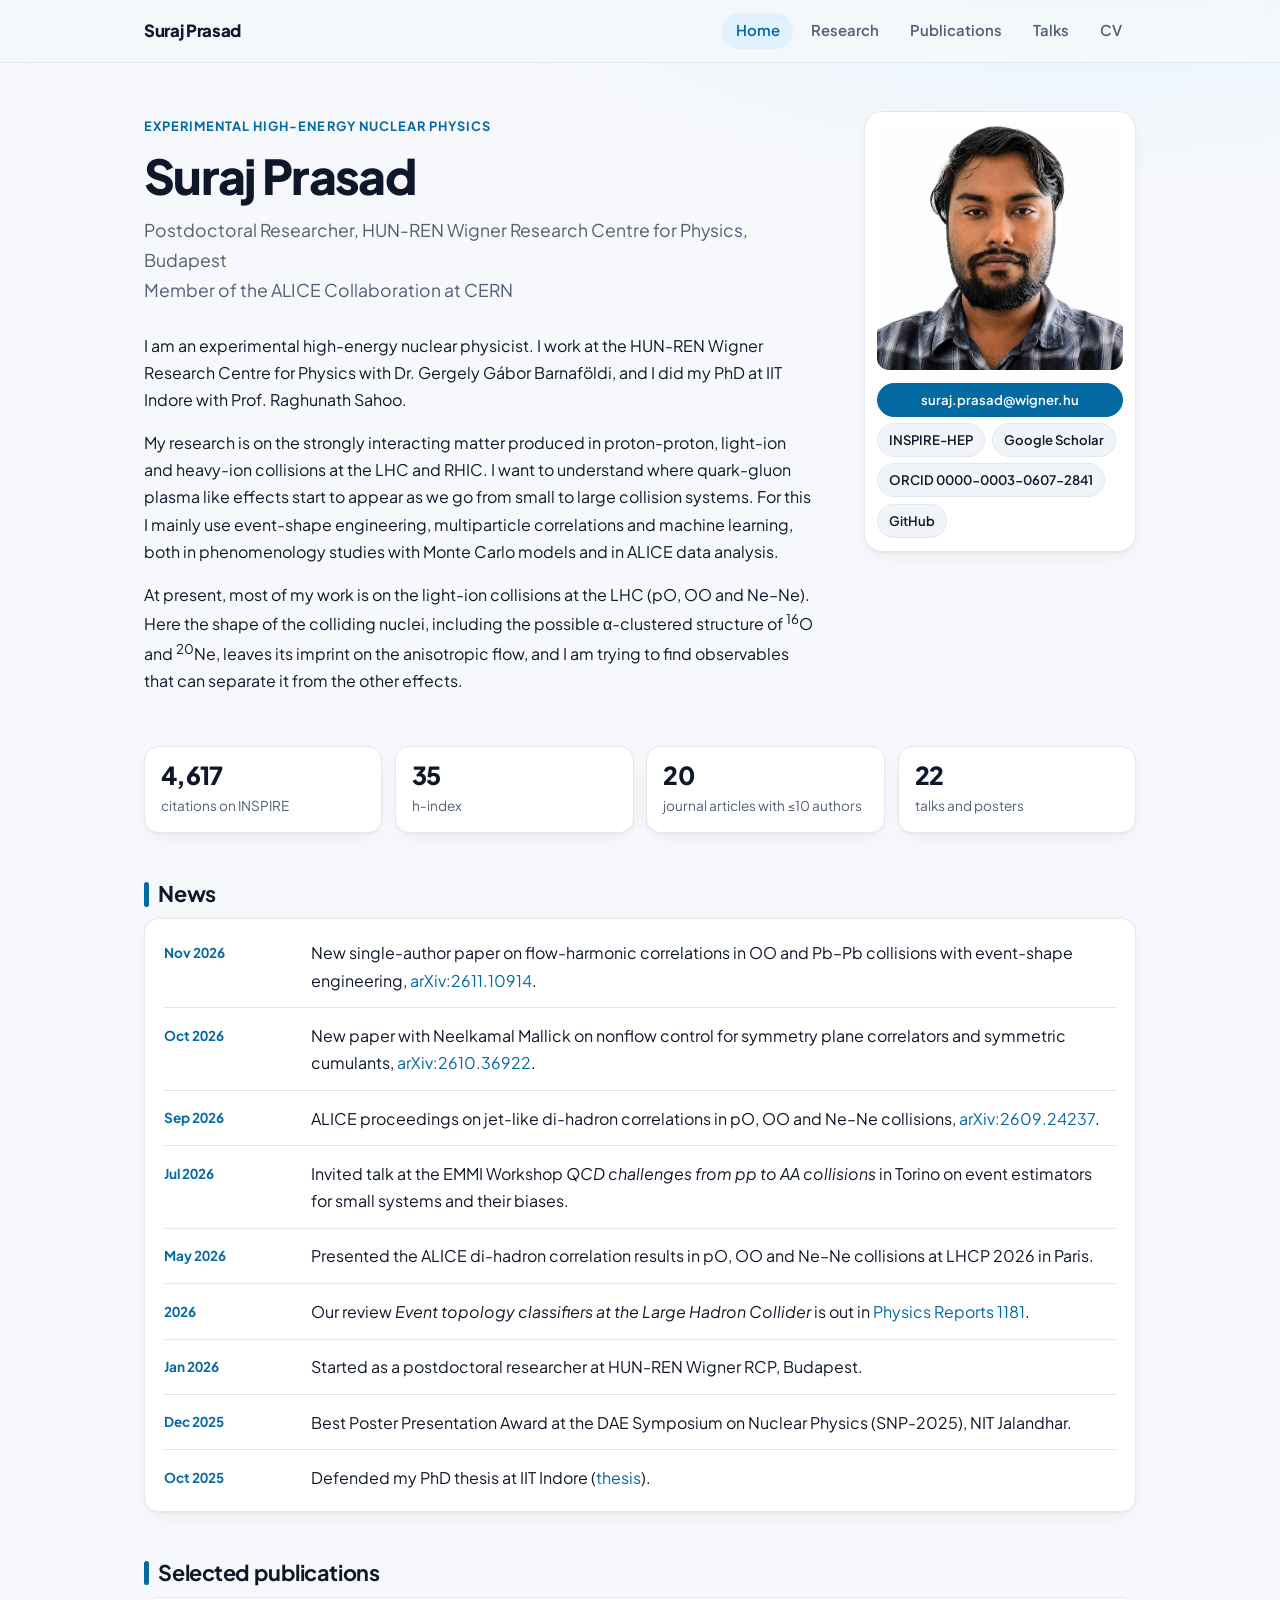
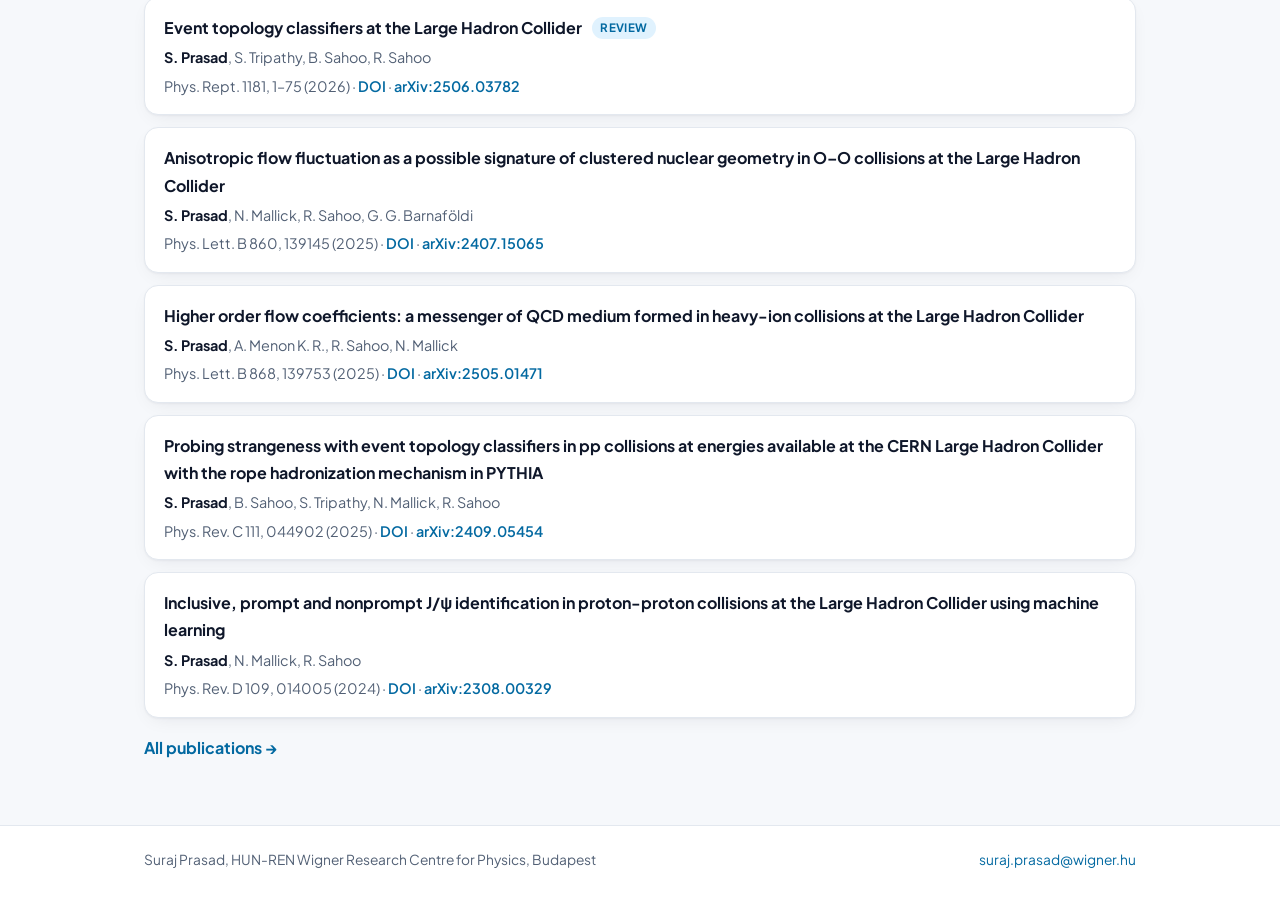
<file: index.html>
<!DOCTYPE html>
<html lang="en">
  <head>
    <meta charset="UTF-8" />
    <meta name="viewport" content="width=device-width, initial-scale=1.0" />
    <title>Suraj Prasad</title>
    <meta name="description" content="Suraj Prasad, postdoctoral researcher at HUN-REN Wigner RCP and member of the ALICE Collaboration at CERN, working on small and large collision systems at the LHC." />
    <link rel="canonical" href="https://sprasadphy.github.io/homewebpage/" />
    <link rel="icon" type="image/svg+xml" href="favicon.svg" />
    <link rel="manifest" href="site.webmanifest" />
    <meta name="theme-color" content="#1f4e79" />
    <meta property="og:type" content="website" />
    <meta property="og:title" content="Suraj Prasad" />
    <meta property="og:description" content="Suraj Prasad, postdoctoral researcher at HUN-REN Wigner RCP and member of the ALICE Collaboration at CERN, working on small and large collision systems at the LHC." />
    <meta property="og:url" content="https://sprasadphy.github.io/homewebpage/" />
    <meta property="og:image" content="https://sprasadphy.github.io/homewebpage/assets/photo.jpeg" />
    <meta name="twitter:card" content="summary" />
    <link rel="preconnect" href="https://fonts.googleapis.com" />
    <link rel="preconnect" href="https://fonts.gstatic.com" crossorigin />
    <link href="https://fonts.googleapis.com/css2?family=Plus+Jakarta+Sans:wght@400;500;600;700;800&amp;display=swap" rel="stylesheet" />
    <link rel="stylesheet" href="style.css?v=3" />
  </head>
  <body>
    <a class="skip-link" href="#main">Skip to content</a>
    <header class="site-header">
      <div class="nav-wrap">
        <a class="site-title" href="index.html">Suraj Prasad</a>
        <button class="nav-toggle" type="button" aria-expanded="false" aria-controls="primary-nav">Menu</button>
        <nav id="primary-nav" aria-label="Main">
          <ul class="nav-list">
            <li><a href="index.html" aria-current="page">Home</a></li>
            <li><a href="research.html">Research</a></li>
            <li><a href="publications.html">Publications</a></li>
            <li><a href="talks.html">Talks</a></li>
            <li><a href="cv.html">CV</a></li>
          </ul>
        </nav>
      </div>
    </header>

    <main id="main">
      <section class="intro">
        <div>
          <span class="eyebrow">Experimental high-energy nuclear physics</span>
          <h1>Suraj Prasad</h1>
          <p class="role">Postdoctoral Researcher, HUN-REN Wigner Research Centre for Physics, Budapest<br />Member of the ALICE Collaboration at CERN</p>
          <div class="prose">
            <p>
              I am an experimental high-energy nuclear physicist. I work at the HUN-REN Wigner Research Centre for Physics
              with Dr. Gergely Gábor Barnaföldi, and I did my PhD at IIT Indore with Prof. Raghunath Sahoo.
            </p>
            <p>
              My research is on the strongly interacting matter produced in proton-proton, light-ion and heavy-ion collisions
              at the LHC and RHIC. I want to understand where quark-gluon plasma like effects start to appear as we go from small
              to large collision systems. For this I mainly use event-shape engineering, multiparticle correlations and machine
              learning, both in phenomenology studies with Monte Carlo models and in ALICE data analysis.
            </p>
            <p>
              At present, most of my work is on the light-ion collisions at the LHC (pO, OO and Ne–Ne). Here the shape of the
              colliding nuclei, including the possible α-clustered structure of <sup>16</sup>O and <sup>20</sup>Ne, leaves its
              imprint on the anisotropic flow, and I am trying to find observables that can separate it from the other effects.
            </p>
          </div>
        </div>
        <aside class="intro-photo">
          <img src="assets/photo.jpeg" alt="Suraj Prasad" width="208" height="208" />
          <ul class="profile-links">
            <li><a href="mailto:suraj.prasad@wigner.hu">suraj.prasad@wigner.hu</a></li>
            <li><a href="https://inspirehep.net/authors/1945401">INSPIRE-HEP</a></li>
            <li><a href="https://scholar.google.com/citations?user=O55tlKYAAAAJ">Google Scholar</a></li>
            <li><a href="https://orcid.org/0000-0003-0607-2841">ORCID 0000-0003-0607-2841</a></li>
            <li><a href="https://github.com/sprasadphy">GitHub</a></li>
          </ul>
        </aside>
      </section>

      <ul class="stats" aria-label="Summary">
        <li><strong>4,617</strong><span>citations on INSPIRE</span></li>
        <li><strong>35</strong><span>h-index</span></li>
        <li><strong>20</strong><span>journal articles with &le;10 authors</span></li>
        <li><strong>22</strong><span>talks and posters</span></li>
      </ul>

      <h2>News</h2>
      <ul class="dated">
        <li><span class="when">Nov 2026</span><div class="what">New single-author paper on flow-harmonic correlations in OO and Pb–Pb collisions with event-shape engineering, <a href="https://arxiv.org/abs/2611.10914">arXiv:2611.10914</a>.</div></li>
        <li><span class="when">Oct 2026</span><div class="what">New paper with Neelkamal Mallick on nonflow control for symmetry plane correlators and symmetric cumulants, <a href="https://arxiv.org/abs/2610.36922">arXiv:2610.36922</a>.</div></li>
        <li><span class="when">Sep 2026</span><div class="what">ALICE proceedings on jet-like di-hadron correlations in pO, OO and Ne–Ne collisions, <a href="https://arxiv.org/abs/2609.24237">arXiv:2609.24237</a>.</div></li>
        <li><span class="when">Jul 2026</span><div class="what">Invited talk at the EMMI Workshop <em>QCD challenges from pp to AA collisions</em> in Torino on event estimators for small systems and their biases.</div></li>
        <li><span class="when">May 2026</span><div class="what">Presented the ALICE di-hadron correlation results in pO, OO and Ne–Ne collisions at LHCP 2026 in Paris.</div></li>
        <li><span class="when">2026</span><div class="what">Our review <em>Event topology classifiers at the Large Hadron Collider</em> is out in <a href="https://doi.org/10.1016/j.physrep.2026.04.001">Physics Reports 1181</a>.</div></li>
        <li><span class="when">Jan 2026</span><div class="what">Started as a postdoctoral researcher at HUN-REN Wigner RCP, Budapest.</div></li>
        <li><span class="when">Dec 2025</span><div class="what">Best Poster Presentation Award at the DAE Symposium on Nuclear Physics (SNP-2025), NIT Jalandhar.</div></li>
        <li><span class="when">Oct 2025</span><div class="what">Defended my PhD thesis at IIT Indore (<a href="https://doi.org/10.17181/9v1cx-sq289">thesis</a>).</div></li>
      </ul>

      <h2>Selected publications</h2>
      <ol class="pubs">
        <li><span class="pub-title">Event topology classifiers at the Large Hadron Collider</span> <span class="tag">Review</span>
          <span class="pub-authors"><strong>S. Prasad</strong>, S. Tripathy, B. Sahoo, R. Sahoo</span>
          <span class="pub-venue">Phys. Rept. 1181, 1–75 (2026) · <a href="https://doi.org/10.1016/j.physrep.2026.04.001">DOI</a> · <a href="https://arxiv.org/abs/2506.03782">arXiv:2506.03782</a></span></li>
        <li><span class="pub-title">Anisotropic flow fluctuation as a possible signature of clustered nuclear geometry in O–O collisions at the Large Hadron Collider</span>
          <span class="pub-authors"><strong>S. Prasad</strong>, N. Mallick, R. Sahoo, G. G. Barnaföldi</span>
          <span class="pub-venue">Phys. Lett. B 860, 139145 (2025) · <a href="https://doi.org/10.1016/j.physletb.2024.139145">DOI</a> · <a href="https://arxiv.org/abs/2407.15065">arXiv:2407.15065</a></span></li>
        <li><span class="pub-title">Higher order flow coefficients: a messenger of QCD medium formed in heavy-ion collisions at the Large Hadron Collider</span>
          <span class="pub-authors"><strong>S. Prasad</strong>, A. Menon K. R., R. Sahoo, N. Mallick</span>
          <span class="pub-venue">Phys. Lett. B 868, 139753 (2025) · <a href="https://doi.org/10.1016/j.physletb.2025.139753">DOI</a> · <a href="https://arxiv.org/abs/2505.01471">arXiv:2505.01471</a></span></li>
        <li><span class="pub-title">Probing strangeness with event topology classifiers in pp collisions at energies available at the CERN Large Hadron Collider with the rope hadronization mechanism in PYTHIA</span>
          <span class="pub-authors"><strong>S. Prasad</strong>, B. Sahoo, S. Tripathy, N. Mallick, R. Sahoo</span>
          <span class="pub-venue">Phys. Rev. C 111, 044902 (2025) · <a href="https://doi.org/10.1103/PhysRevC.111.044902">DOI</a> · <a href="https://arxiv.org/abs/2409.05454">arXiv:2409.05454</a></span></li>
        <li><span class="pub-title">Inclusive, prompt and nonprompt J/ψ identification in proton-proton collisions at the Large Hadron Collider using machine learning</span>
          <span class="pub-authors"><strong>S. Prasad</strong>, N. Mallick, R. Sahoo</span>
          <span class="pub-venue">Phys. Rev. D 109, 014005 (2024) · <a href="https://doi.org/10.1103/PhysRevD.109.014005">DOI</a> · <a href="https://arxiv.org/abs/2308.00329">arXiv:2308.00329</a></span></li>
      </ol>
      <a class="more-link" href="publications.html">All publications &rarr;</a>
    </main>

    <footer class="site-footer">
      <div class="inner">
        <p>Suraj Prasad, HUN-REN Wigner Research Centre for Physics, Budapest</p>
        <p><a href="mailto:suraj.prasad@wigner.hu">suraj.prasad@wigner.hu</a></p>
      </div>
    </footer>

    <script src="scripts/nav.js?v=3"></script>
  </body>
</html>
</file>
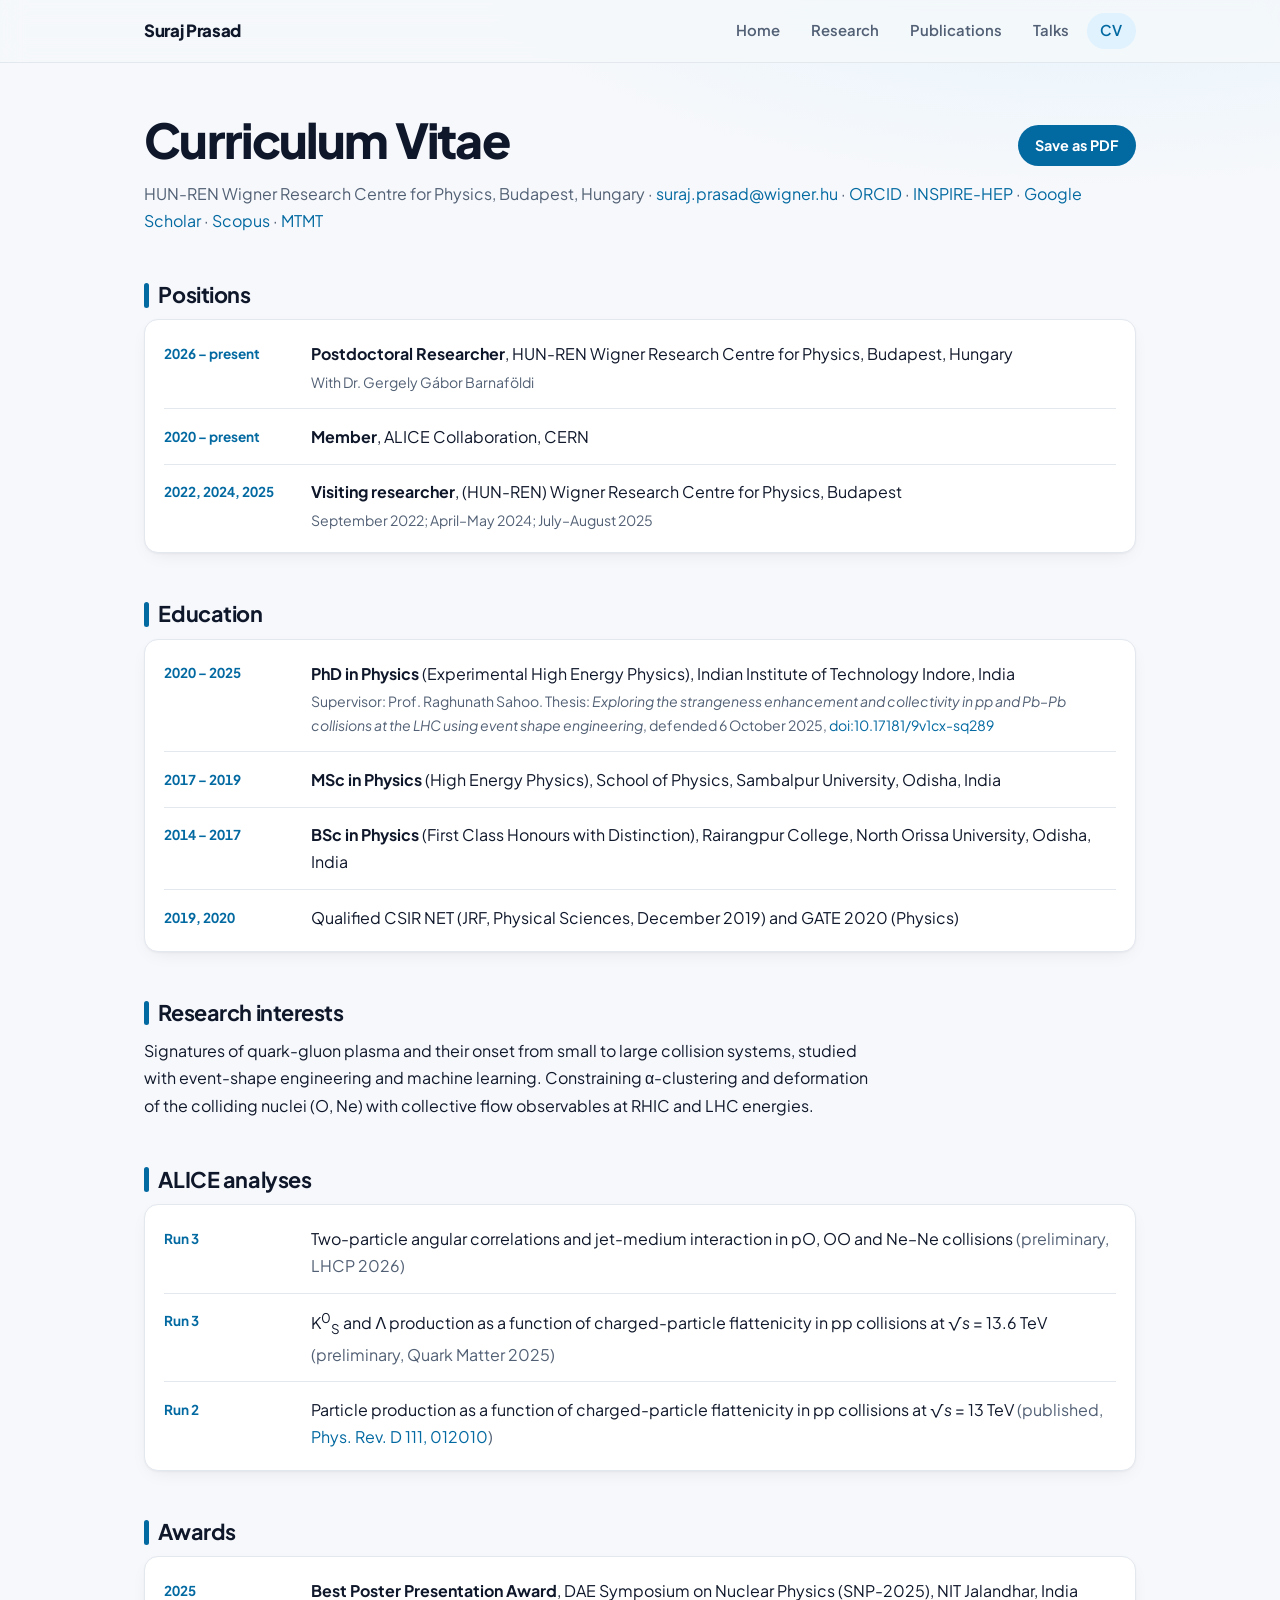
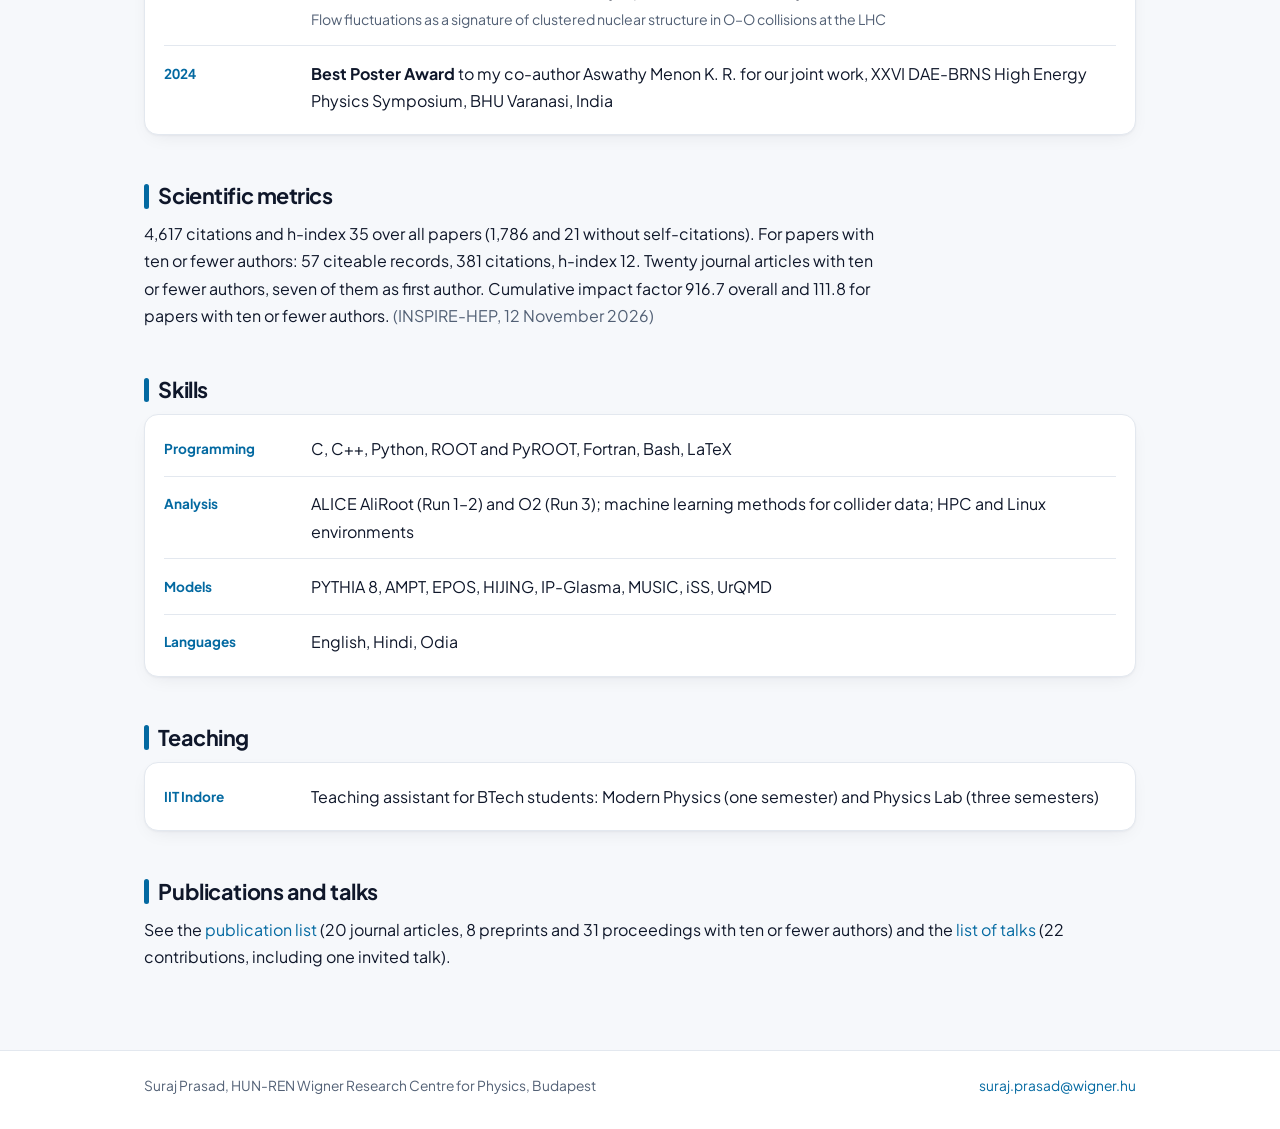
<file: cv.html>
<!DOCTYPE html>
<html lang="en">
  <head>
    <meta charset="UTF-8" />
    <meta name="viewport" content="width=device-width, initial-scale=1.0" />
    <title>CV | Suraj Prasad</title>
    <meta name="description" content="Curriculum vitae of Suraj Prasad." />
    <link rel="canonical" href="https://sprasadphy.github.io/homewebpage/cv.html" />
    <link rel="icon" type="image/svg+xml" href="favicon.svg" />
    <link rel="manifest" href="site.webmanifest" />
    <meta name="theme-color" content="#1f4e79" />
    <meta property="og:type" content="website" />
    <meta property="og:title" content="CV | Suraj Prasad" />
    <meta property="og:description" content="Curriculum vitae of Suraj Prasad." />
    <meta property="og:url" content="https://sprasadphy.github.io/homewebpage/cv.html" />
    <meta property="og:image" content="https://sprasadphy.github.io/homewebpage/assets/photo.jpeg" />
    <meta name="twitter:card" content="summary" />
    <link rel="preconnect" href="https://fonts.googleapis.com" />
    <link rel="preconnect" href="https://fonts.gstatic.com" crossorigin />
    <link href="https://fonts.googleapis.com/css2?family=Plus+Jakarta+Sans:wght@400;500;600;700;800&amp;display=swap" rel="stylesheet" />
    <link rel="stylesheet" href="style.css?v=3" />
  </head>
  <body>
    <a class="skip-link" href="#main">Skip to content</a>
    <header class="site-header">
      <div class="nav-wrap">
        <a class="site-title" href="index.html">Suraj Prasad</a>
        <button class="nav-toggle" type="button" aria-expanded="false" aria-controls="primary-nav">Menu</button>
        <nav id="primary-nav" aria-label="Main">
          <ul class="nav-list">
            <li><a href="index.html">Home</a></li>
            <li><a href="research.html">Research</a></li>
            <li><a href="publications.html">Publications</a></li>
            <li><a href="talks.html">Talks</a></li>
            <li><a href="cv.html" aria-current="page">CV</a></li>
          </ul>
        </nav>
      </div>
    </header>

    <main id="main">
      <div class="cv-head">
        <h1>Curriculum Vitae</h1>
        <button class="print-btn" type="button" onclick="window.print()">Save as PDF</button>
      </div>
      <p class="muted">
        HUN-REN Wigner Research Centre for Physics, Budapest, Hungary ·
        <a href="mailto:suraj.prasad@wigner.hu">suraj.prasad@wigner.hu</a> ·
        <a href="https://orcid.org/0000-0003-0607-2841">ORCID</a> ·
        <a href="https://inspirehep.net/authors/1945401">INSPIRE-HEP</a> ·
        <a href="https://scholar.google.com/citations?user=O55tlKYAAAAJ">Google Scholar</a> ·
        <a href="https://www.scopus.com/authid/detail.uri?authorId=57311004000">Scopus</a> ·
        <a href="https://m2.mtmt.hu/gui2/?type=authors&amp;mode=browse&amp;sel=authors10106003">MTMT</a>
      </p>

      <h2>Positions</h2>
      <ul class="dated">
        <li><span class="when">2026 – present</span><div class="what"><strong>Postdoctoral Researcher</strong>, HUN-REN Wigner Research Centre for Physics, Budapest, Hungary<p class="muted small">With Dr. Gergely Gábor Barnaföldi</p></div></li>
        <li><span class="when">2020 – present</span><div class="what"><strong>Member</strong>, ALICE Collaboration, CERN</div></li>
        <li><span class="when">2022, 2024, 2025</span><div class="what"><strong>Visiting researcher</strong>, (HUN-REN) Wigner Research Centre for Physics, Budapest<p class="muted small">September 2022; April–May 2024; July–August 2025</p></div></li>
      </ul>

      <h2>Education</h2>
      <ul class="dated">
        <li><span class="when">2020 – 2025</span><div class="what"><strong>PhD in Physics</strong> (Experimental High Energy Physics), Indian Institute of Technology Indore, India<p class="muted small">Supervisor: Prof. Raghunath Sahoo. Thesis: <em>Exploring the strangeness enhancement and collectivity in pp and Pb–Pb collisions at the LHC using event shape engineering</em>, defended 6 October 2025, <a href="https://doi.org/10.17181/9v1cx-sq289">doi:10.17181/9v1cx-sq289</a></p></div></li>
        <li><span class="when">2017 – 2019</span><div class="what"><strong>MSc in Physics</strong> (High Energy Physics), School of Physics, Sambalpur University, Odisha, India</div></li>
        <li><span class="when">2014 – 2017</span><div class="what"><strong>BSc in Physics</strong> (First Class Honours with Distinction), Rairangpur College, North Orissa University, Odisha, India</div></li>
        <li><span class="when">2019, 2020</span><div class="what">Qualified CSIR NET (JRF, Physical Sciences, December 2019) and GATE 2020 (Physics)</div></li>
      </ul>

      <h2>Research interests</h2>
      <div class="prose">
        <p>
          Signatures of quark-gluon plasma and their onset from small to large collision systems, studied with event-shape
          engineering and machine learning. Constraining α-clustering and deformation of the colliding nuclei (O, Ne) with
          collective flow observables at RHIC and LHC energies.
        </p>
      </div>

      <h2>ALICE analyses</h2>
      <ul class="dated">
        <li><span class="when">Run 3</span><div class="what">Two-particle angular correlations and jet-medium interaction in pO, OO and Ne–Ne collisions <span class="muted">(preliminary, LHCP 2026)</span></div></li>
        <li><span class="when">Run 3</span><div class="what">K<sup>0</sup><sub>S</sub> and Λ production as a function of charged-particle flattenicity in pp collisions at √<i>s</i> = 13.6 TeV <span class="muted">(preliminary, Quark Matter 2025)</span></div></li>
        <li><span class="when">Run 2</span><div class="what">Particle production as a function of charged-particle flattenicity in pp collisions at √<i>s</i> = 13 TeV <span class="muted">(published, <a href="https://doi.org/10.1103/PhysRevD.111.012010">Phys. Rev. D 111, 012010</a>)</span></div></li>
      </ul>

      <h2>Awards</h2>
      <ul class="dated">
        <li><span class="when">2025</span><div class="what"><strong>Best Poster Presentation Award</strong>, DAE Symposium on Nuclear Physics (SNP-2025), NIT Jalandhar, India<p class="muted small">Flow fluctuations as a signature of clustered nuclear structure in O–O collisions at the LHC</p></div></li>
        <li><span class="when">2024</span><div class="what"><strong>Best Poster Award</strong> to my co-author Aswathy Menon K. R. for our joint work, XXVI DAE-BRNS High Energy Physics Symposium, BHU Varanasi, India</div></li>
      </ul>

      <h2>Scientific metrics</h2>
      <div class="prose">
        <p>
          4,617 citations and h-index 35 over all papers (1,786 and 21 without self-citations). For papers with ten or fewer
          authors: 57 citeable records, 381 citations, h-index 12. Twenty journal articles with ten or fewer authors, seven of
          them as first author. Cumulative impact factor 916.7 overall and 111.8 for papers with ten or fewer authors.
          <span class="muted">(INSPIRE-HEP, 12 November 2026)</span>
        </p>
      </div>

      <h2>Skills</h2>
      <ul class="dated">
        <li><span class="when">Programming</span><div class="what">C, C++, Python, ROOT and PyROOT, Fortran, Bash, LaTeX</div></li>
        <li><span class="when">Analysis</span><div class="what">ALICE AliRoot (Run 1–2) and O2 (Run 3); machine learning methods for collider data; HPC and Linux environments</div></li>
        <li><span class="when">Models</span><div class="what">PYTHIA 8, AMPT, EPOS, HIJING, IP-Glasma, MUSIC, iSS, UrQMD</div></li>
        <li><span class="when">Languages</span><div class="what">English, Hindi, Odia</div></li>
      </ul>

      <h2>Teaching</h2>
      <ul class="dated">
        <li><span class="when">IIT Indore</span><div class="what">Teaching assistant for BTech students: Modern Physics (one semester) and Physics Lab (three semesters)</div></li>
      </ul>

      <h2>Publications and talks</h2>
      <p>
        See the <a href="publications.html">publication list</a> (20 journal articles, 8 preprints and 31 proceedings with ten or
        fewer authors) and the <a href="talks.html">list of talks</a> (22 contributions, including one invited talk).
      </p>
    </main>

    <footer class="site-footer">
      <div class="inner">
        <p>Suraj Prasad, HUN-REN Wigner Research Centre for Physics, Budapest</p>
        <p><a href="mailto:suraj.prasad@wigner.hu">suraj.prasad@wigner.hu</a></p>
      </div>
    </footer>

    <script src="scripts/nav.js?v=3"></script>
  </body>
</html>
</file>
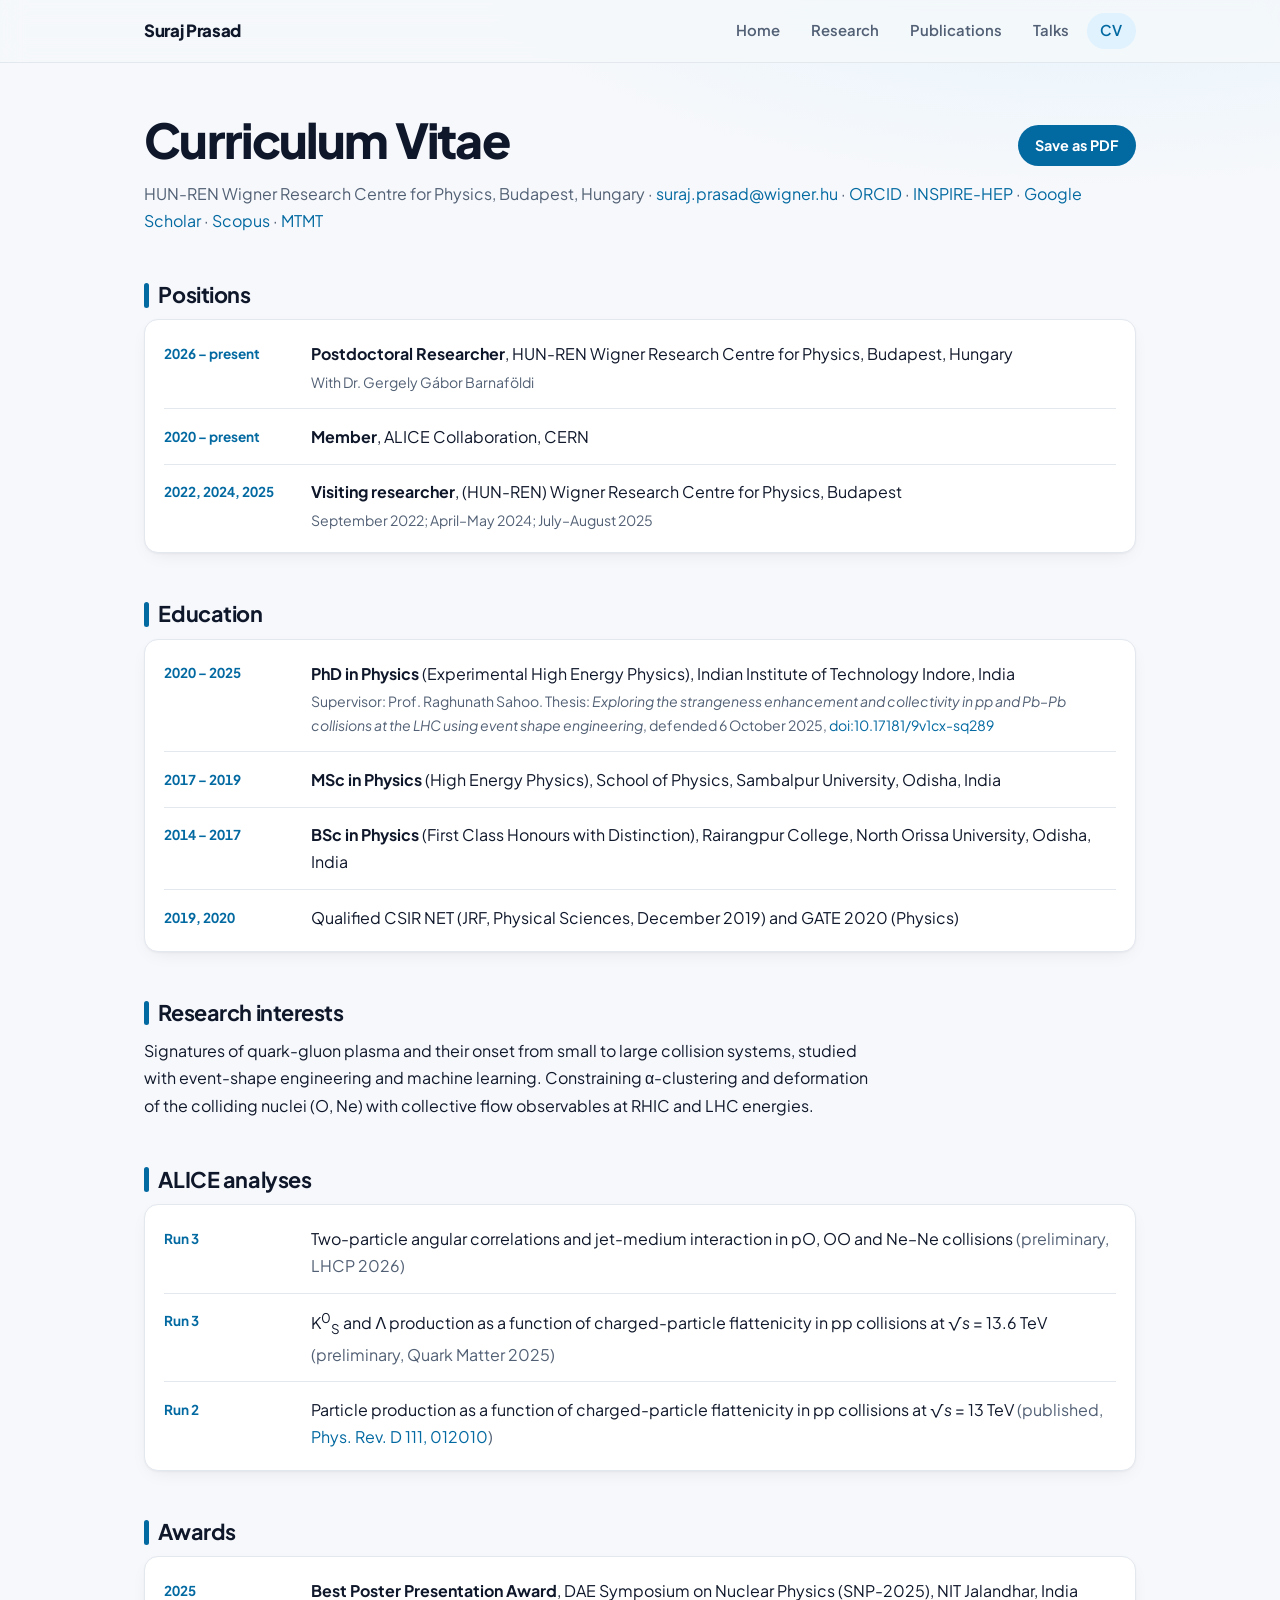
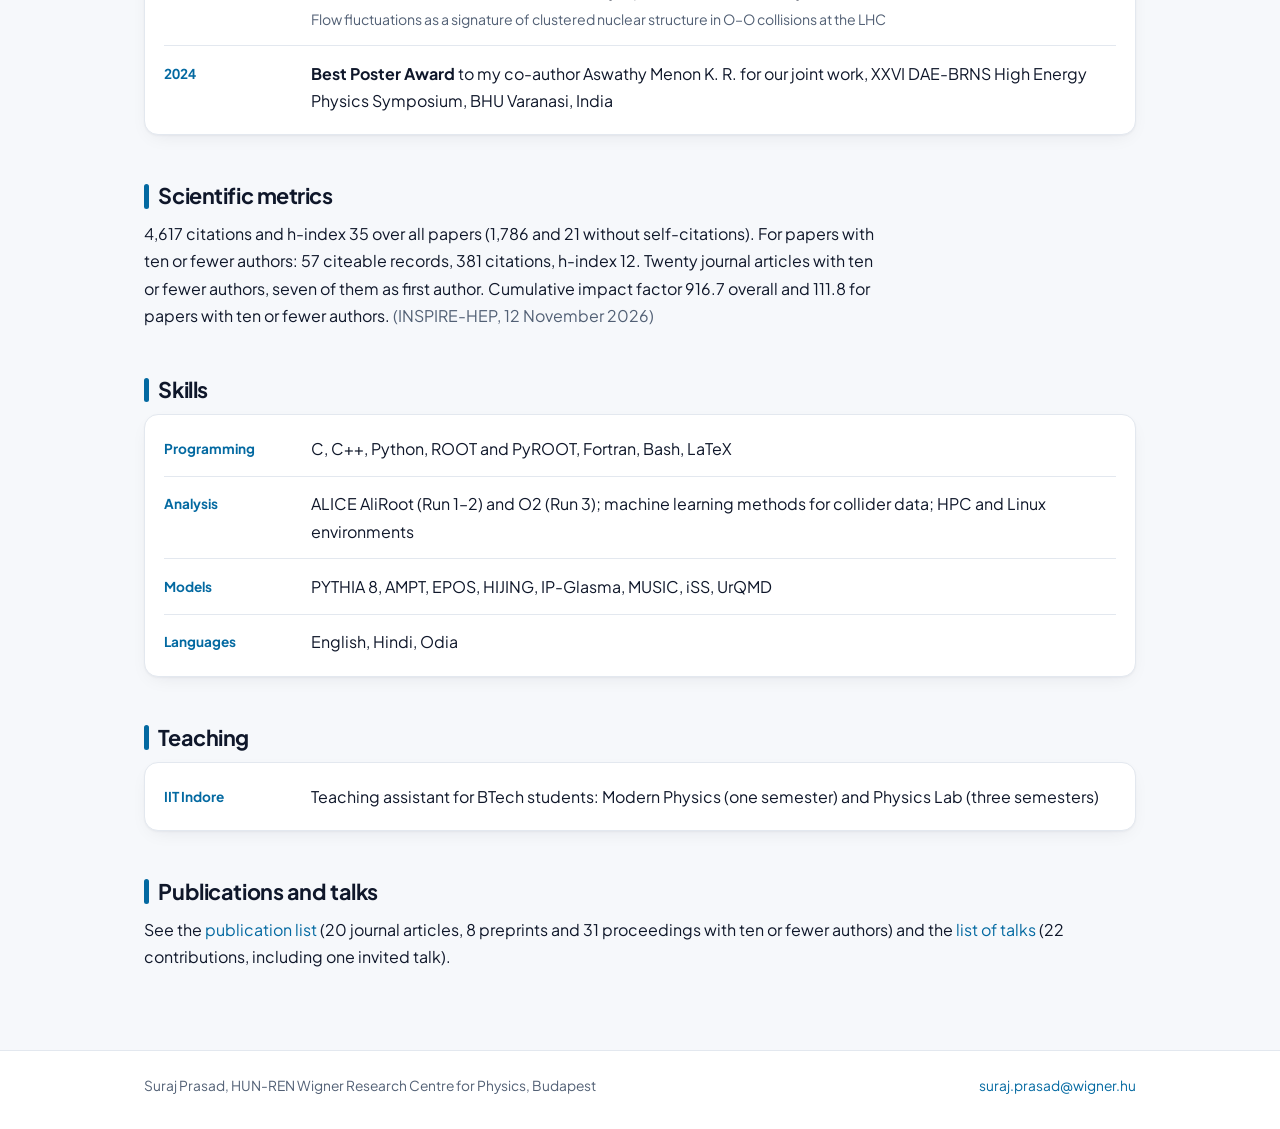
<file: experience.html>
<!DOCTYPE html>
<html lang="en">
  <head>
    <meta charset="UTF-8" />
    <title>Suraj Prasad</title>
    <meta http-equiv="refresh" content="0; url=cv.html" />
    <link rel="canonical" href="https://sprasadphy.github.io/homewebpage/cv.html" />
  </head>
  <body>
    <p>This page has moved to <a href="cv.html">cv.html</a>.</p>
  </body>
</html>
</file>
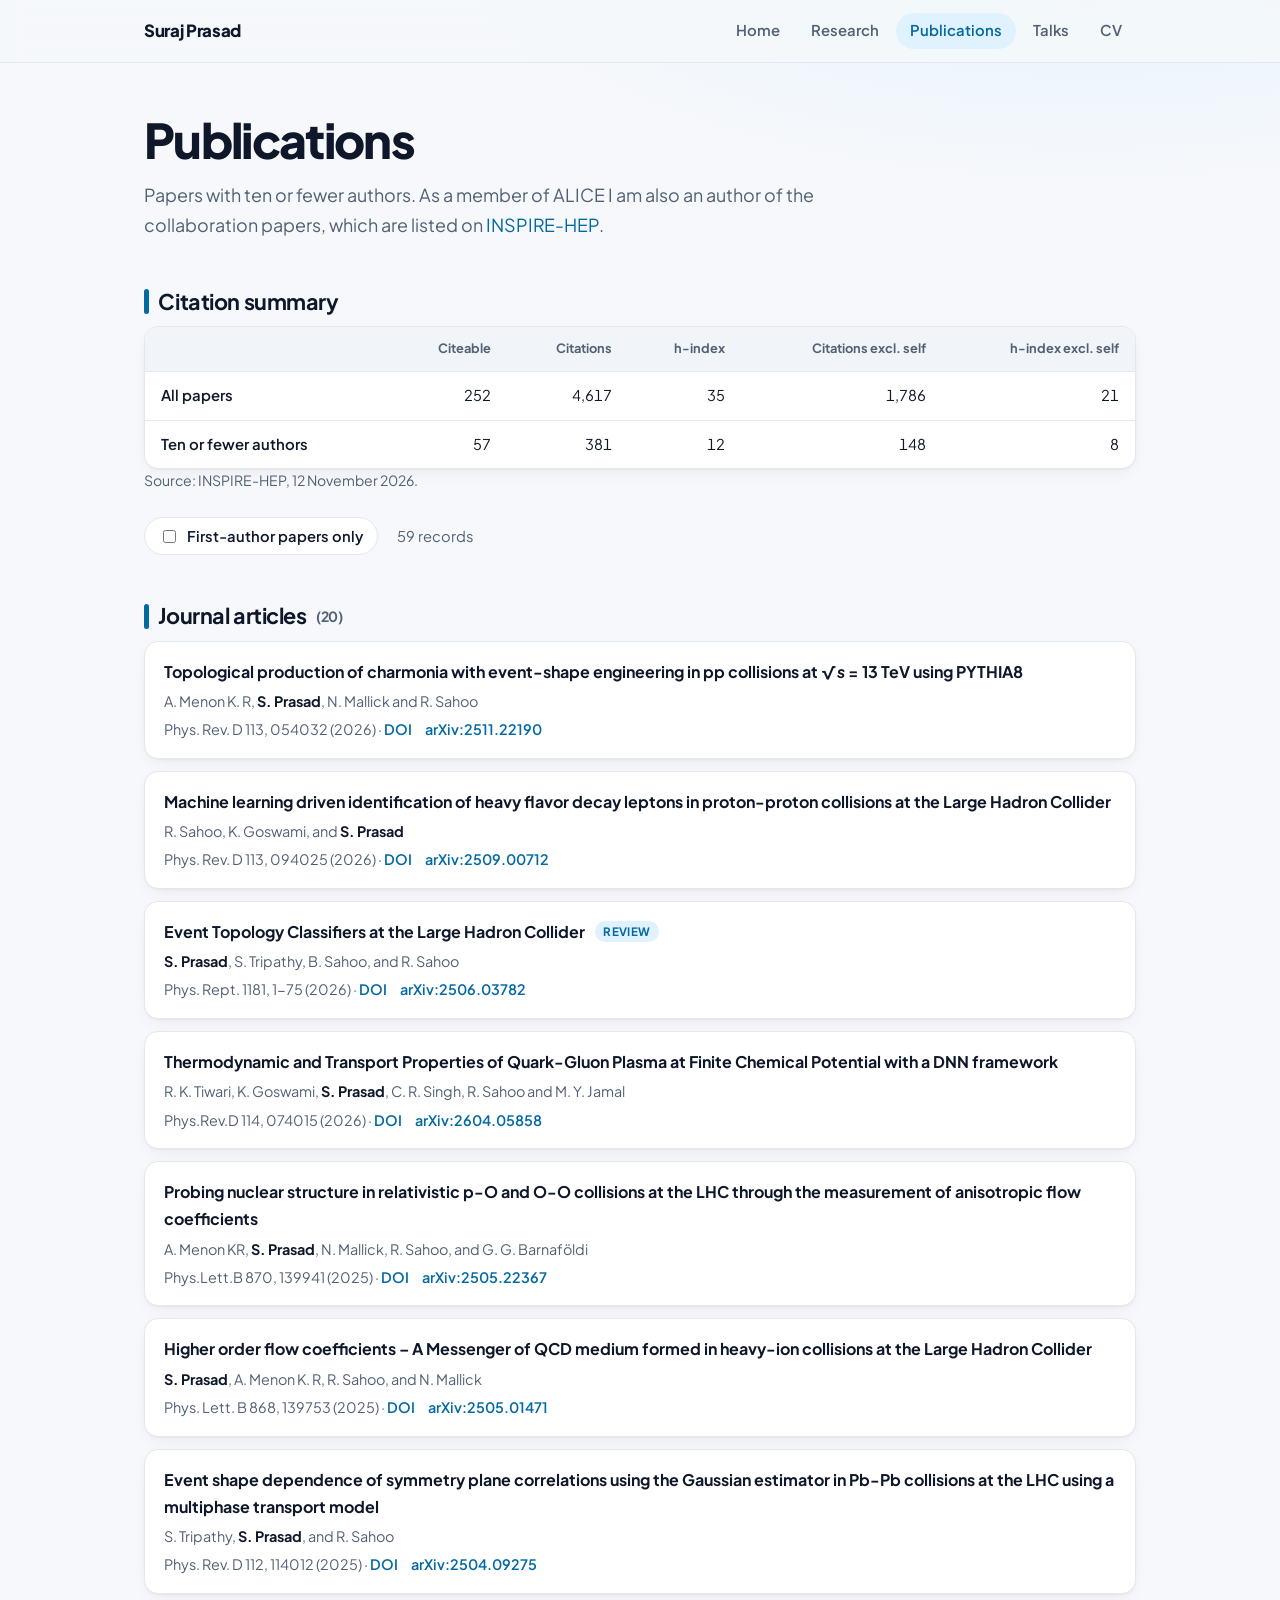
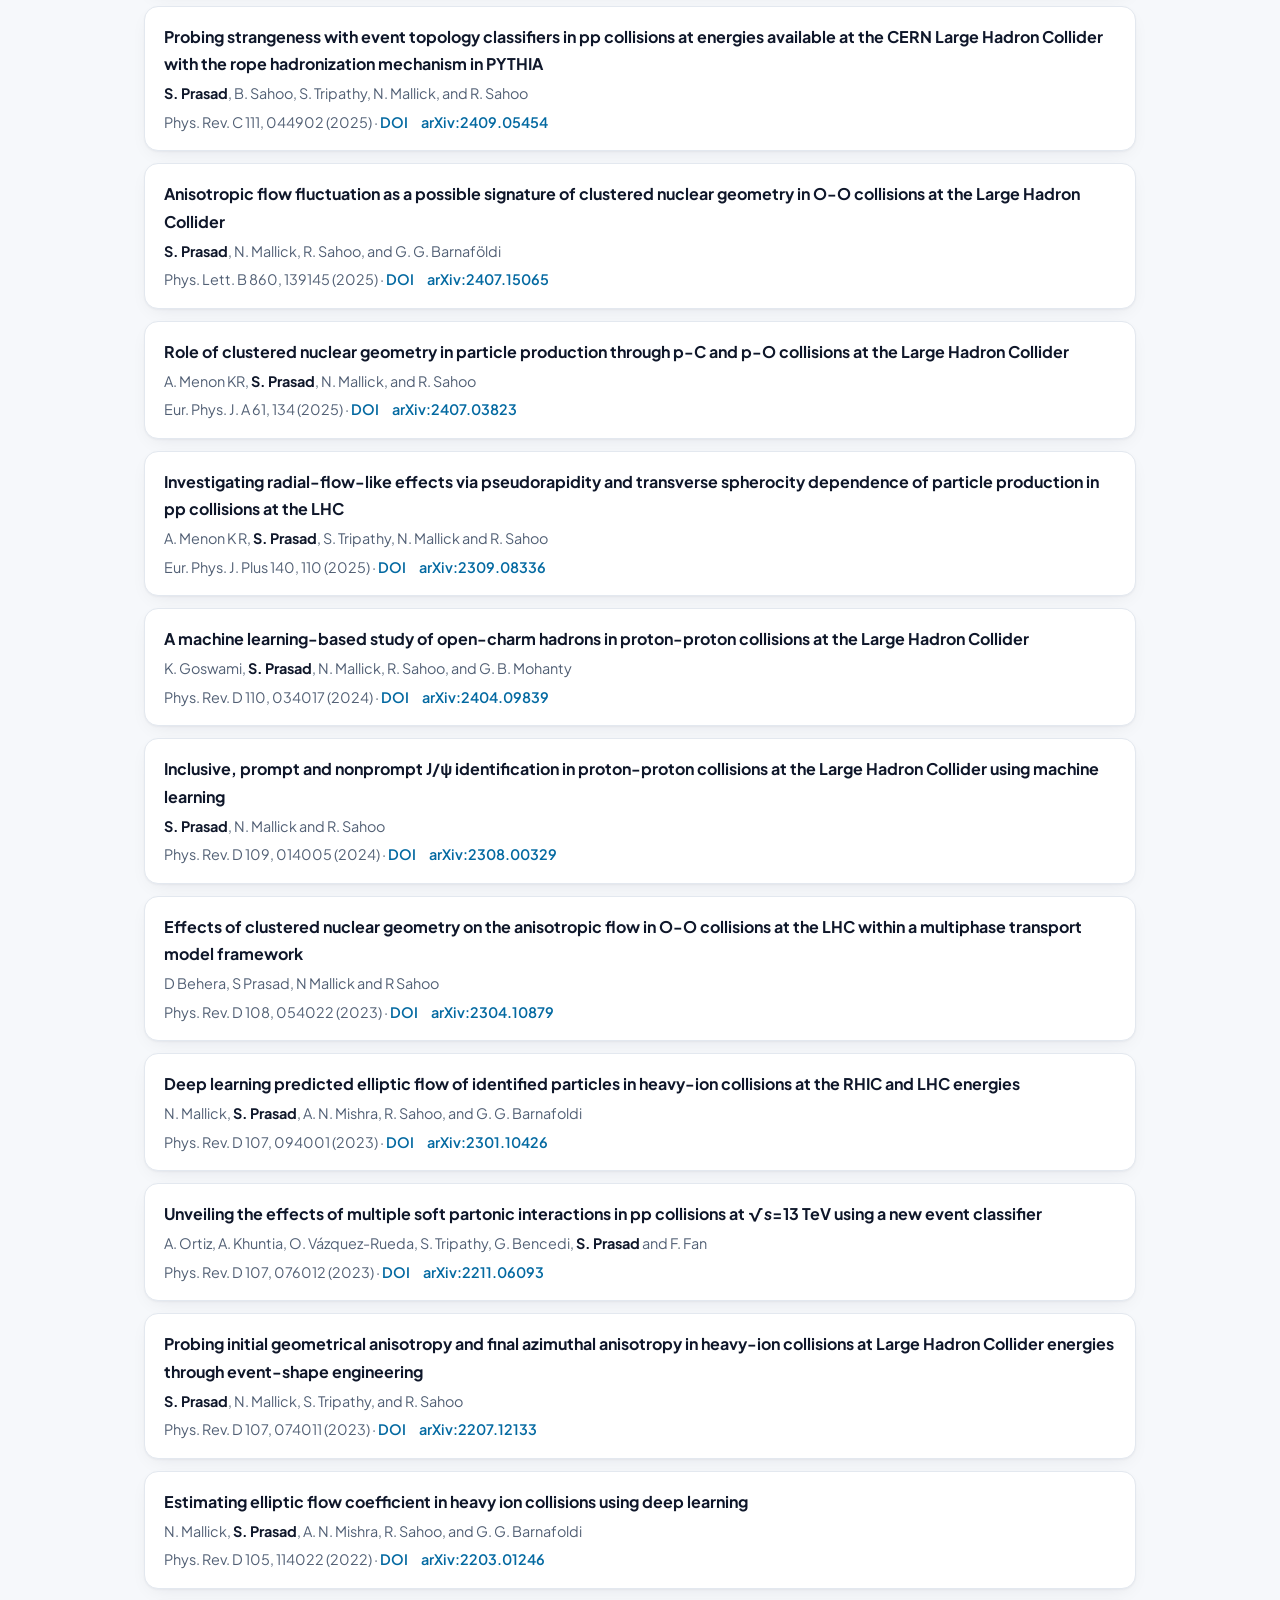
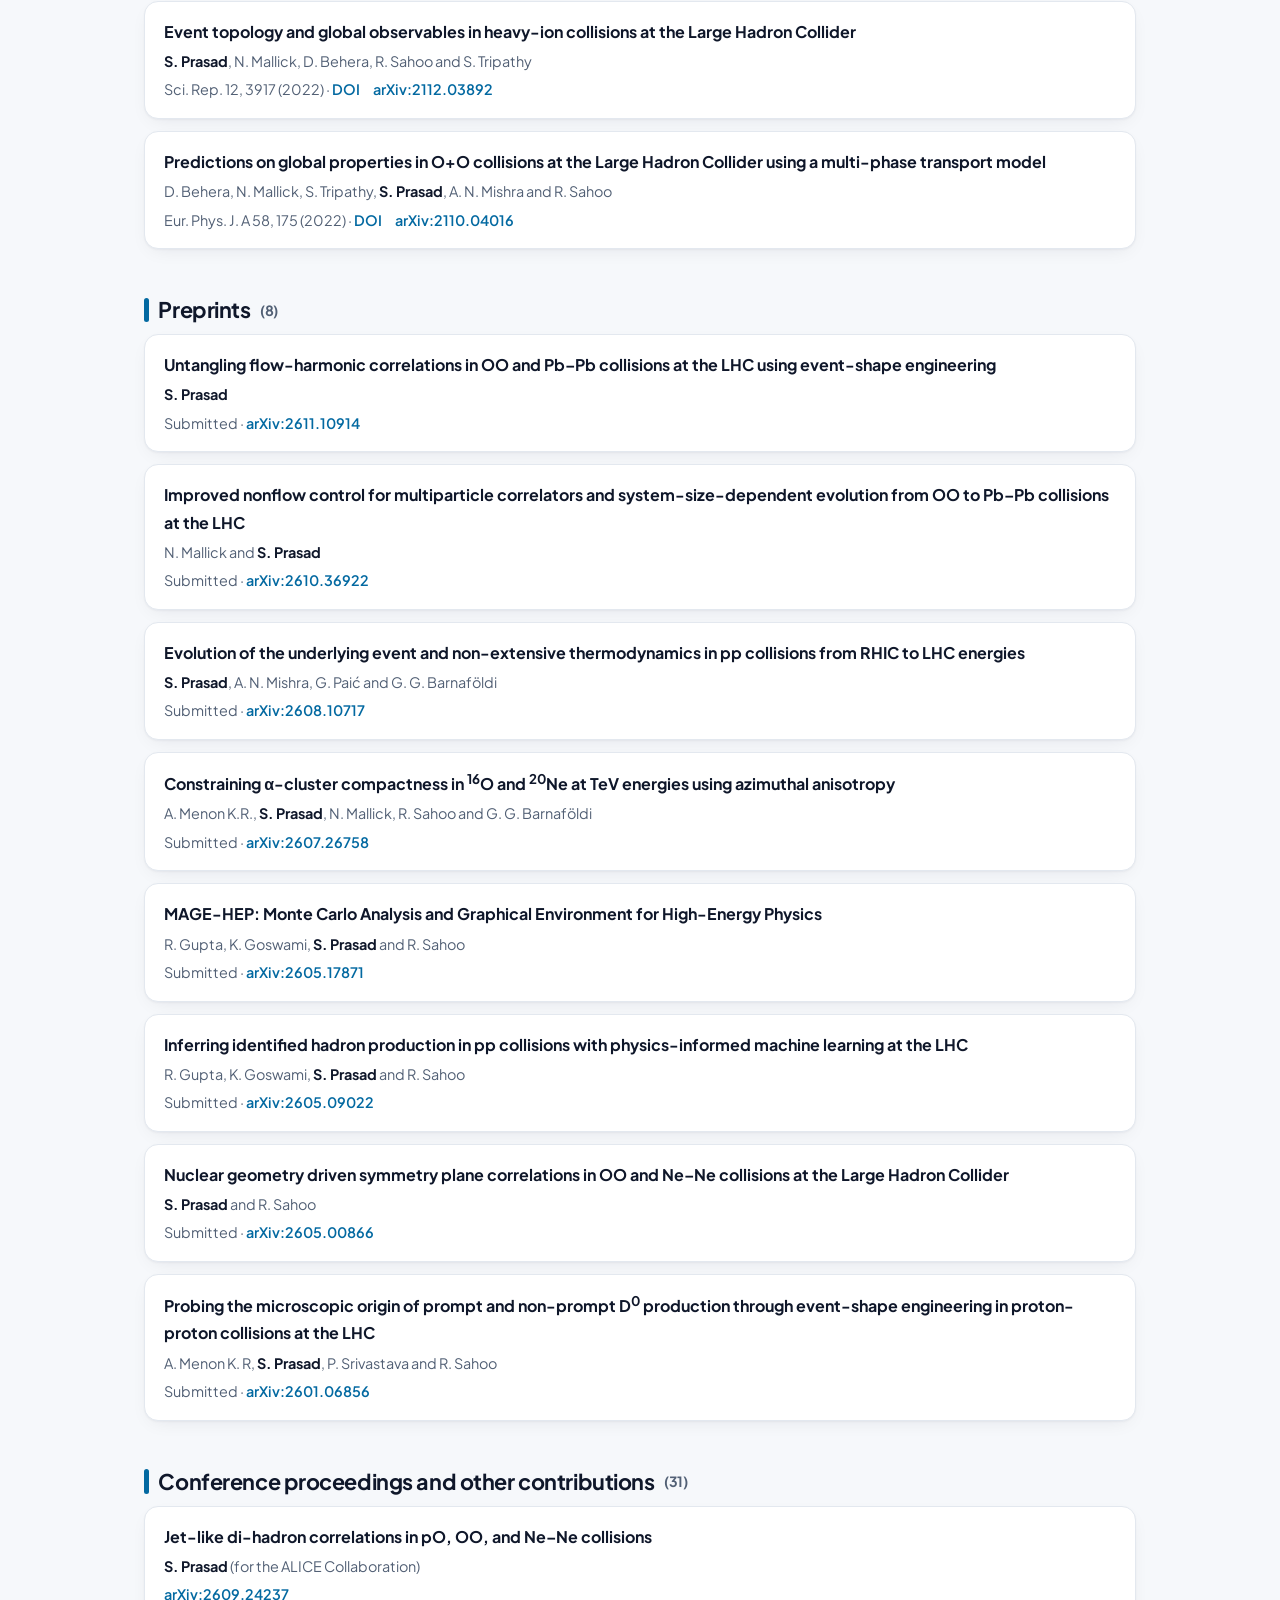
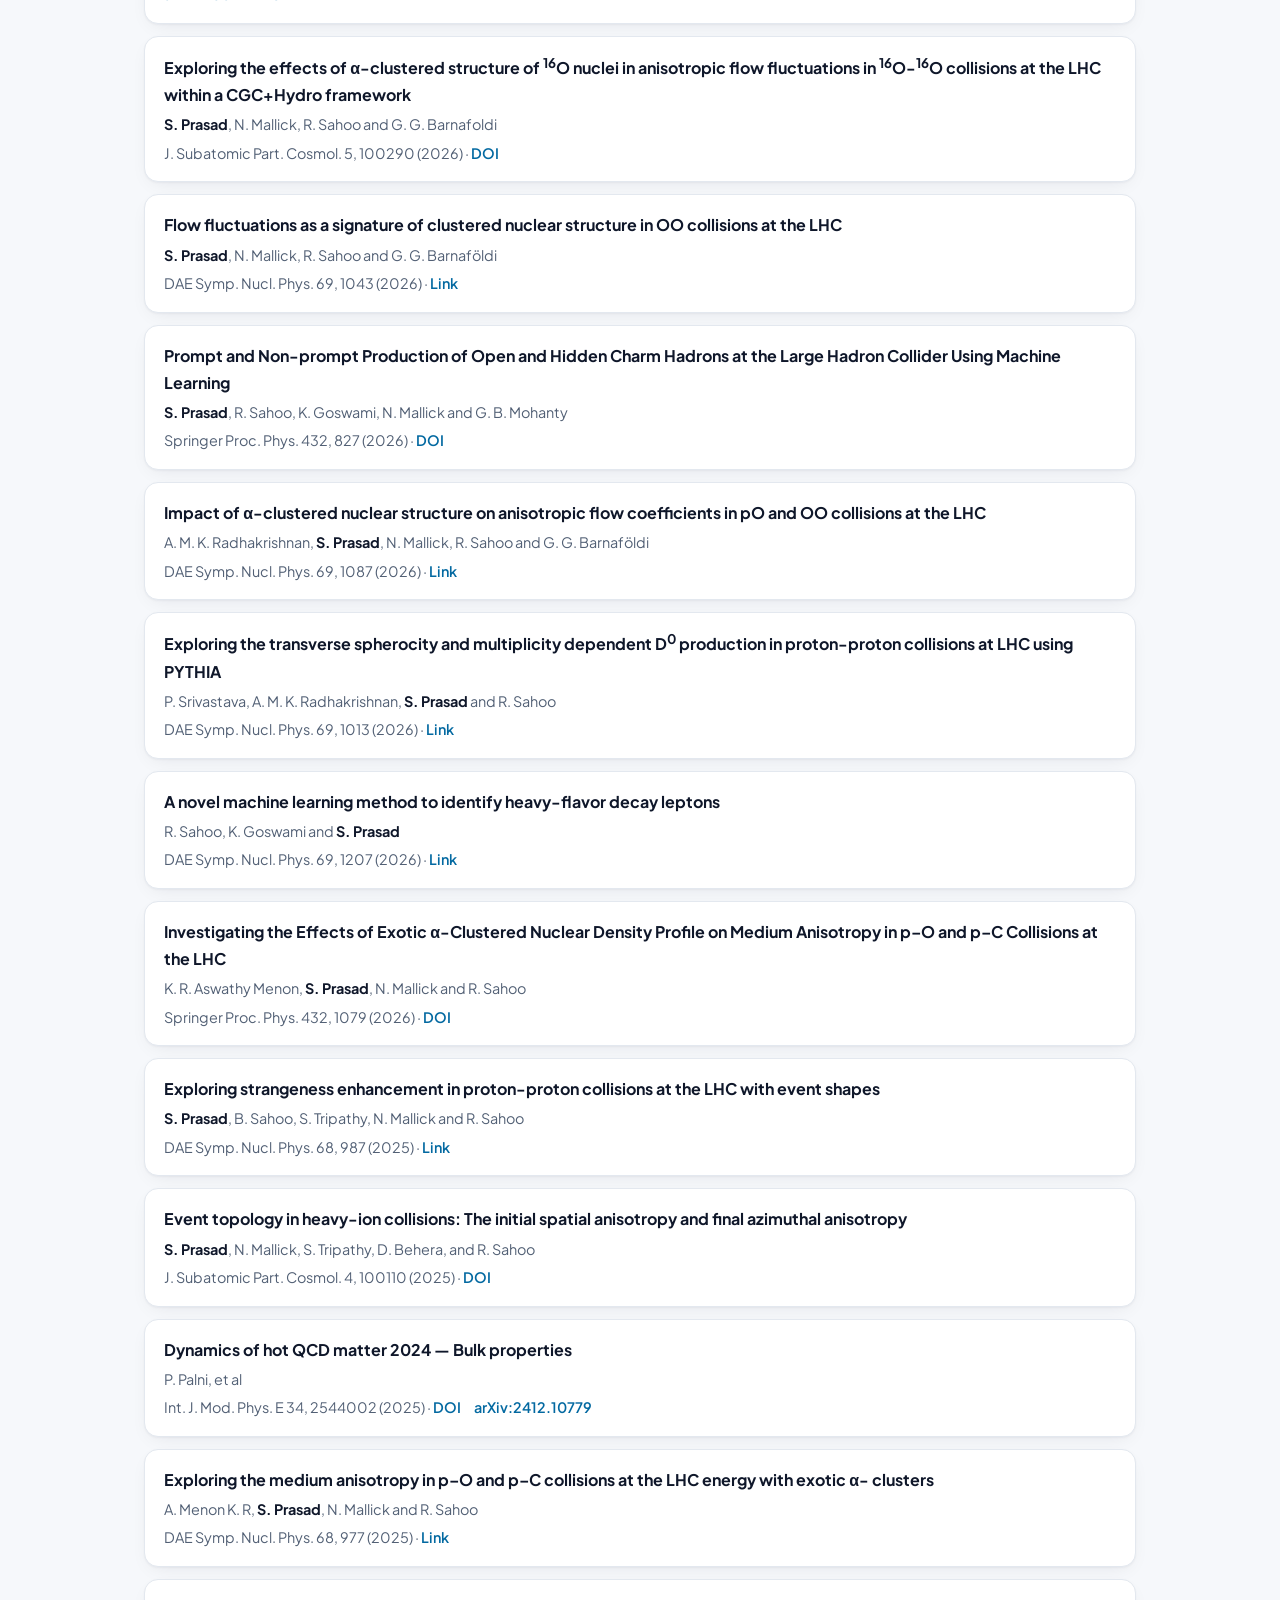
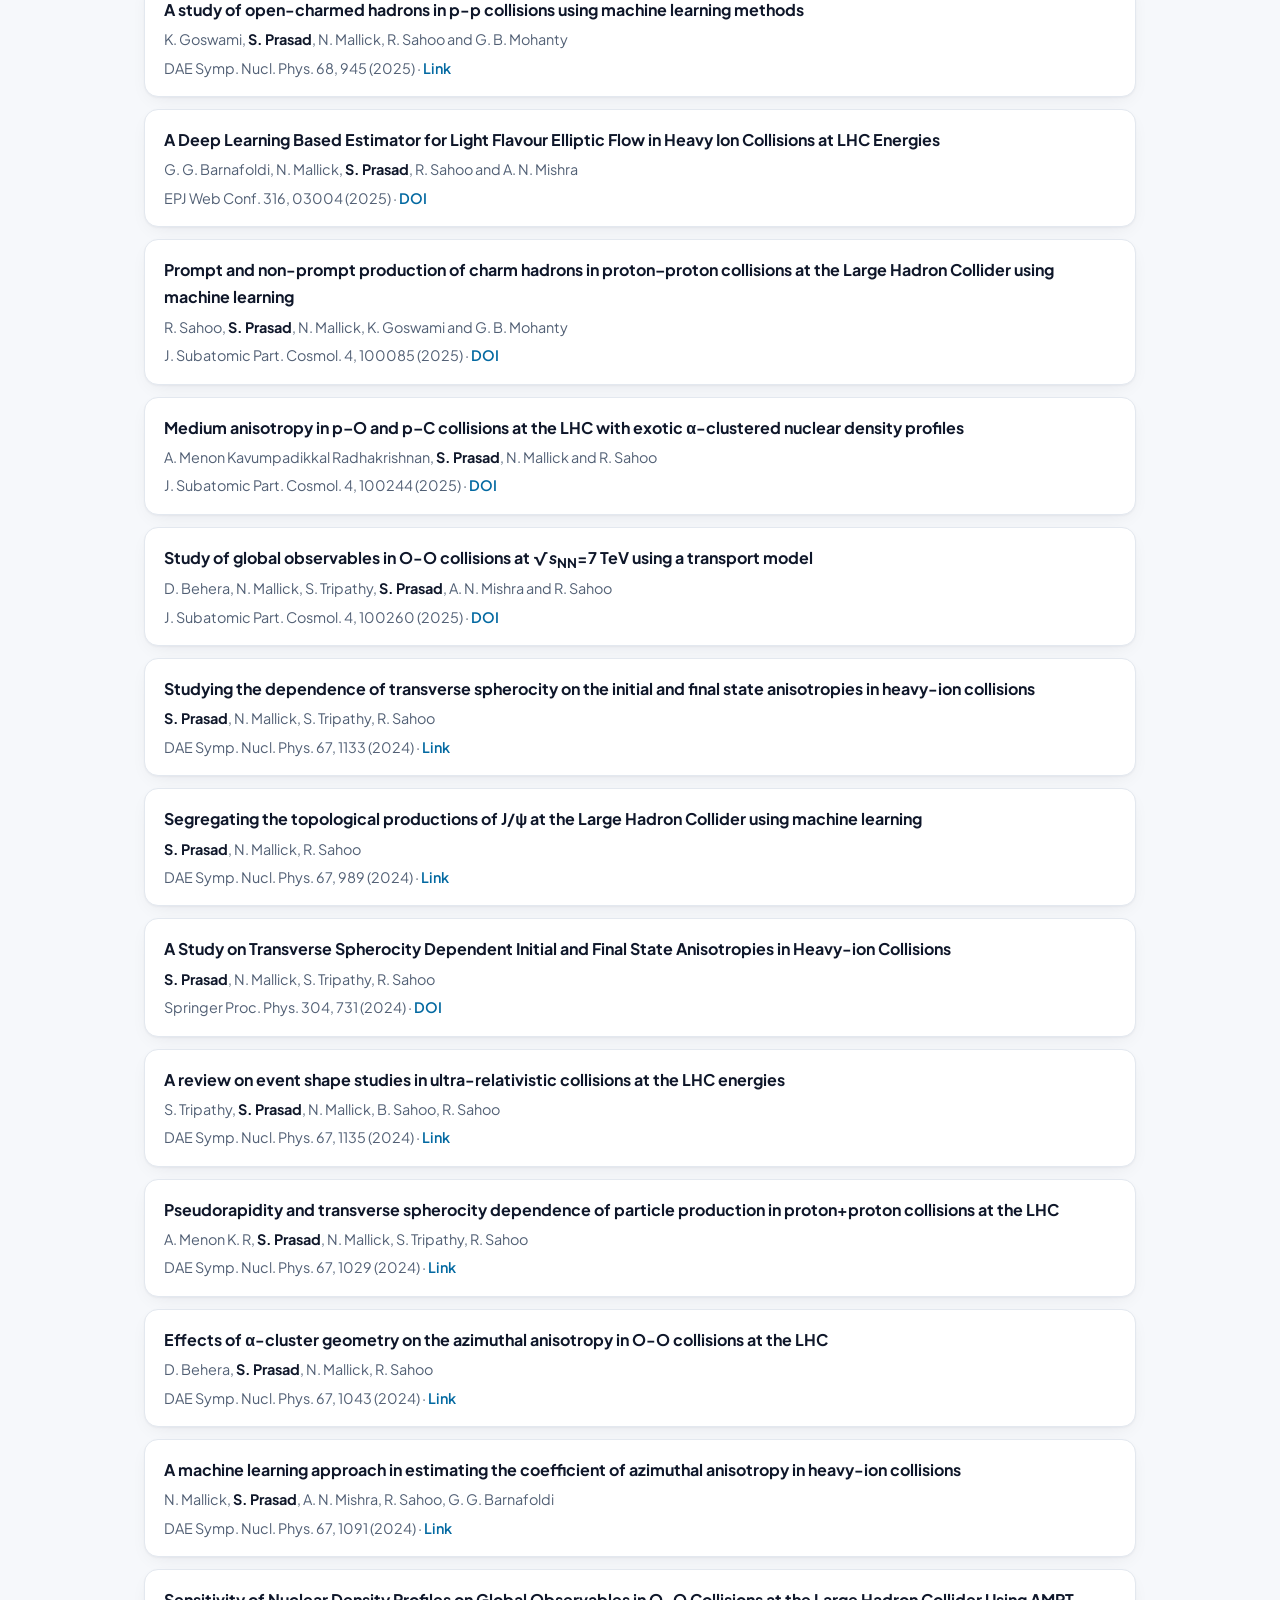
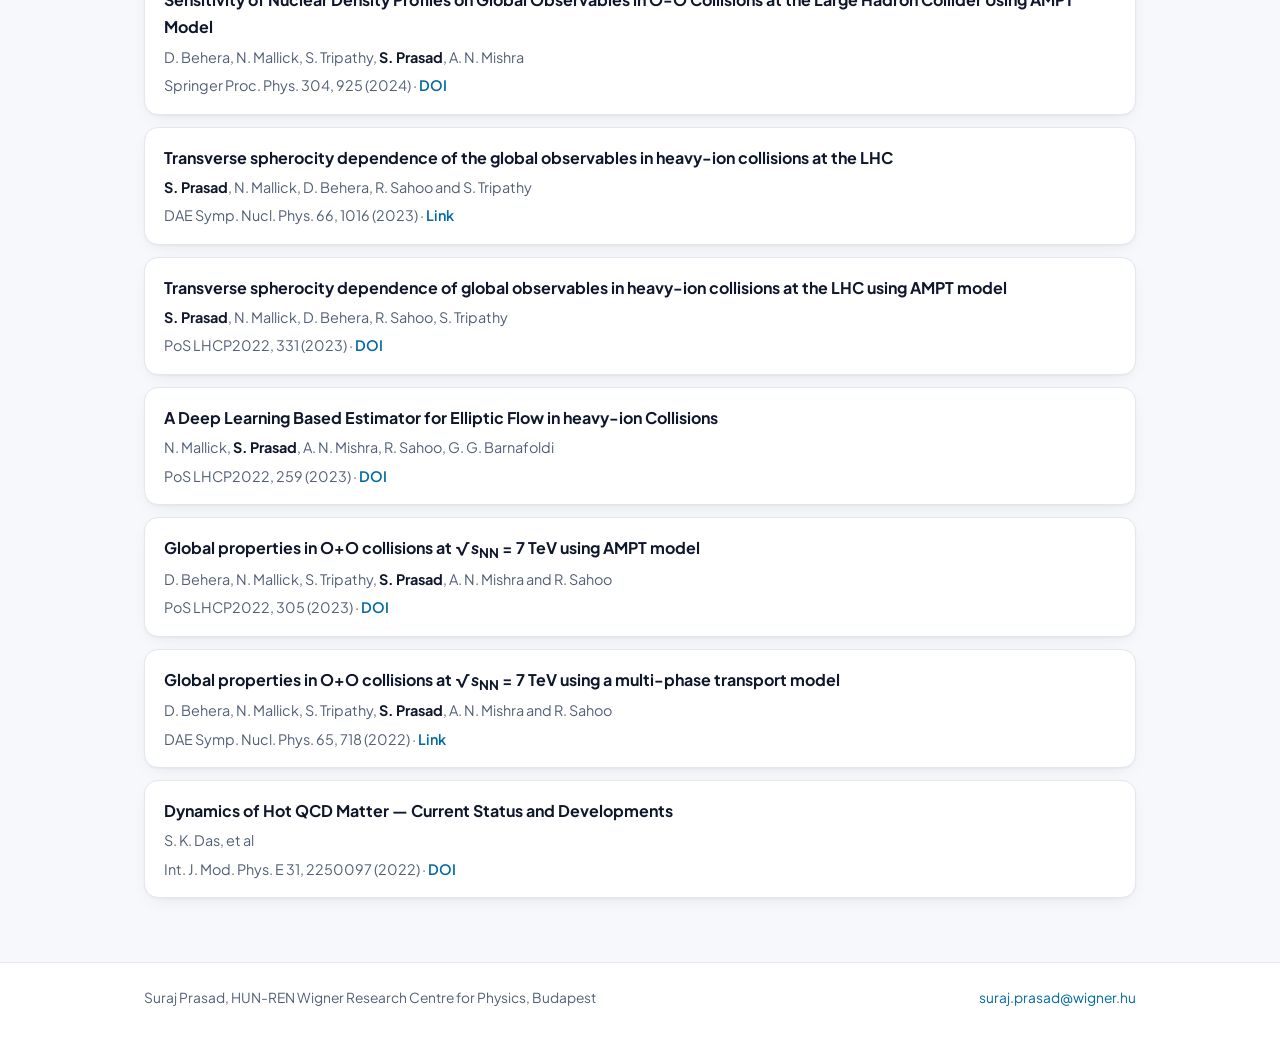
<file: publications.html>
<!DOCTYPE html>
<html lang="en">
  <head>
    <meta charset="UTF-8" />
    <meta name="viewport" content="width=device-width, initial-scale=1.0" />
    <title>Publications | Suraj Prasad</title>
    <meta name="description" content="Journal articles, preprints and conference proceedings of Suraj Prasad." />
    <link rel="canonical" href="https://sprasadphy.github.io/homewebpage/publications.html" />
    <link rel="icon" type="image/svg+xml" href="favicon.svg" />
    <link rel="manifest" href="site.webmanifest" />
    <meta name="theme-color" content="#1f4e79" />
    <meta property="og:type" content="website" />
    <meta property="og:title" content="Publications | Suraj Prasad" />
    <meta property="og:description" content="Journal articles, preprints and conference proceedings of Suraj Prasad." />
    <meta property="og:url" content="https://sprasadphy.github.io/homewebpage/publications.html" />
    <meta property="og:image" content="https://sprasadphy.github.io/homewebpage/assets/photo.jpeg" />
    <meta name="twitter:card" content="summary" />
    <link rel="preconnect" href="https://fonts.googleapis.com" />
    <link rel="preconnect" href="https://fonts.gstatic.com" crossorigin />
    <link href="https://fonts.googleapis.com/css2?family=Plus+Jakarta+Sans:wght@400;500;600;700;800&amp;display=swap" rel="stylesheet" />
    <link rel="stylesheet" href="style.css?v=3" />
  </head>
  <body>
    <a class="skip-link" href="#main">Skip to content</a>
    <header class="site-header">
      <div class="nav-wrap">
        <a class="site-title" href="index.html">Suraj Prasad</a>
        <button class="nav-toggle" type="button" aria-expanded="false" aria-controls="primary-nav">Menu</button>
        <nav id="primary-nav" aria-label="Main">
          <ul class="nav-list">
            <li><a href="index.html">Home</a></li>
            <li><a href="research.html">Research</a></li>
            <li><a href="publications.html" aria-current="page">Publications</a></li>
            <li><a href="talks.html">Talks</a></li>
            <li><a href="cv.html">CV</a></li>
          </ul>
        </nav>
      </div>
    </header>

    <main id="main">
      <h1>Publications</h1>
      <p class="lead">
        Papers with ten or fewer authors. As a member of ALICE I am also an author of the collaboration papers, which are listed on
        <a href="https://inspirehep.net/authors/1945401">INSPIRE-HEP</a>.
      </p>

      <h2>Citation summary</h2>
      <div class="table-scroll">
        <table class="metrics">
          <thead>
            <tr><th></th><th>Citeable</th><th>Citations</th><th>h-index</th><th>Citations excl. self</th><th>h-index excl. self</th></tr>
          </thead>
          <tbody>
            <tr><td>All papers</td><td>252</td><td>4,617</td><td>35</td><td>1,786</td><td>21</td></tr>
            <tr><td>Ten or fewer authors</td><td>57</td><td>381</td><td>12</td><td>148</td><td>8</td></tr>
          </tbody>
        </table>
      </div>
      <p class="muted small">Source: INSPIRE-HEP, 12 November 2026.</p>

      <div class="pub-controls no-print">
        <label><input type="checkbox" id="first-only" /> First-author papers only</label>
        <span id="pub-count" class="muted" aria-live="polite"></span>
      </div>

      <div id="pub-sections">
        <noscript><p>The list needs JavaScript. You can see all papers on <a href="https://inspirehep.net/authors/1945401">INSPIRE-HEP</a>.</p></noscript>
      </div>
    </main>

    <footer class="site-footer">
      <div class="inner">
        <p>Suraj Prasad, HUN-REN Wigner Research Centre for Physics, Budapest</p>
        <p><a href="mailto:suraj.prasad@wigner.hu">suraj.prasad@wigner.hu</a></p>
      </div>
    </footer>

    <script src="scripts/nav.js?v=3"></script>
    <script src="scripts/publications_data.js?v=3"></script>
    <script src="scripts/publications.js?v=3"></script>
  </body>
</html>
</file>
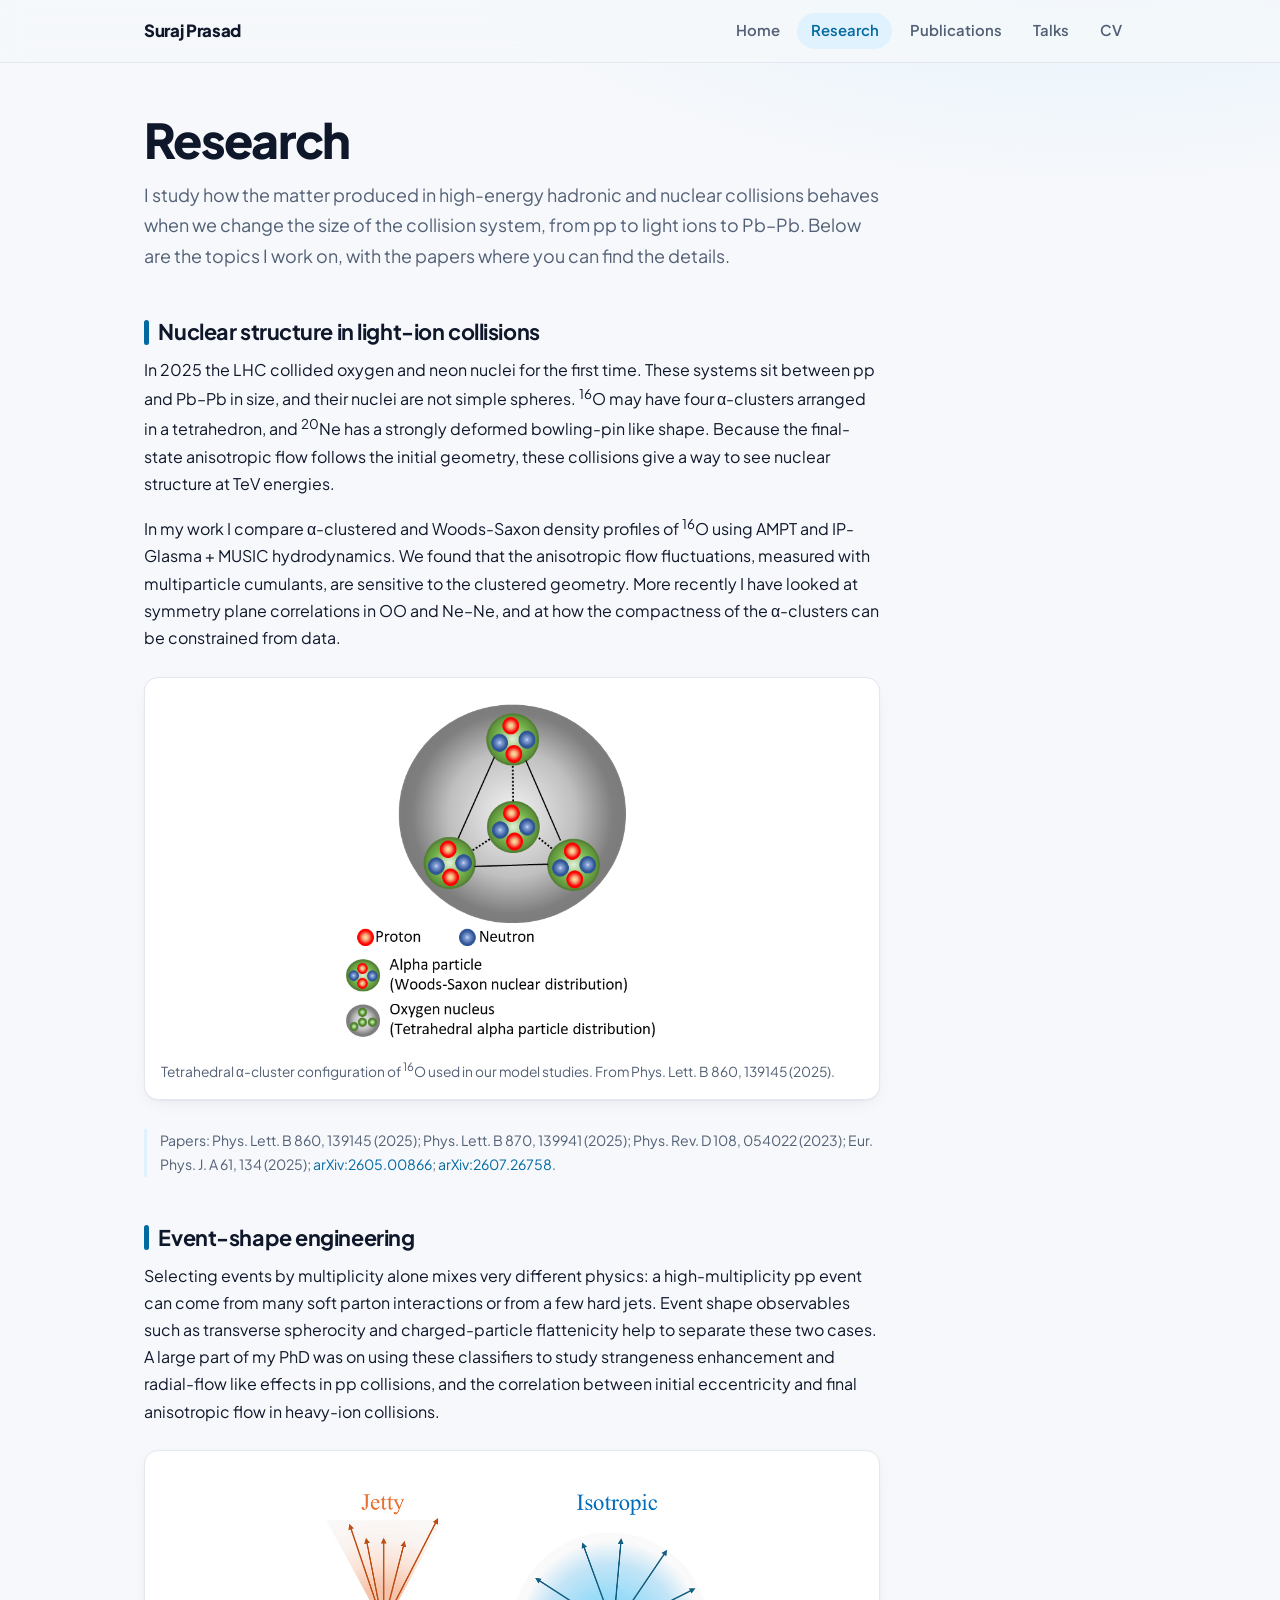
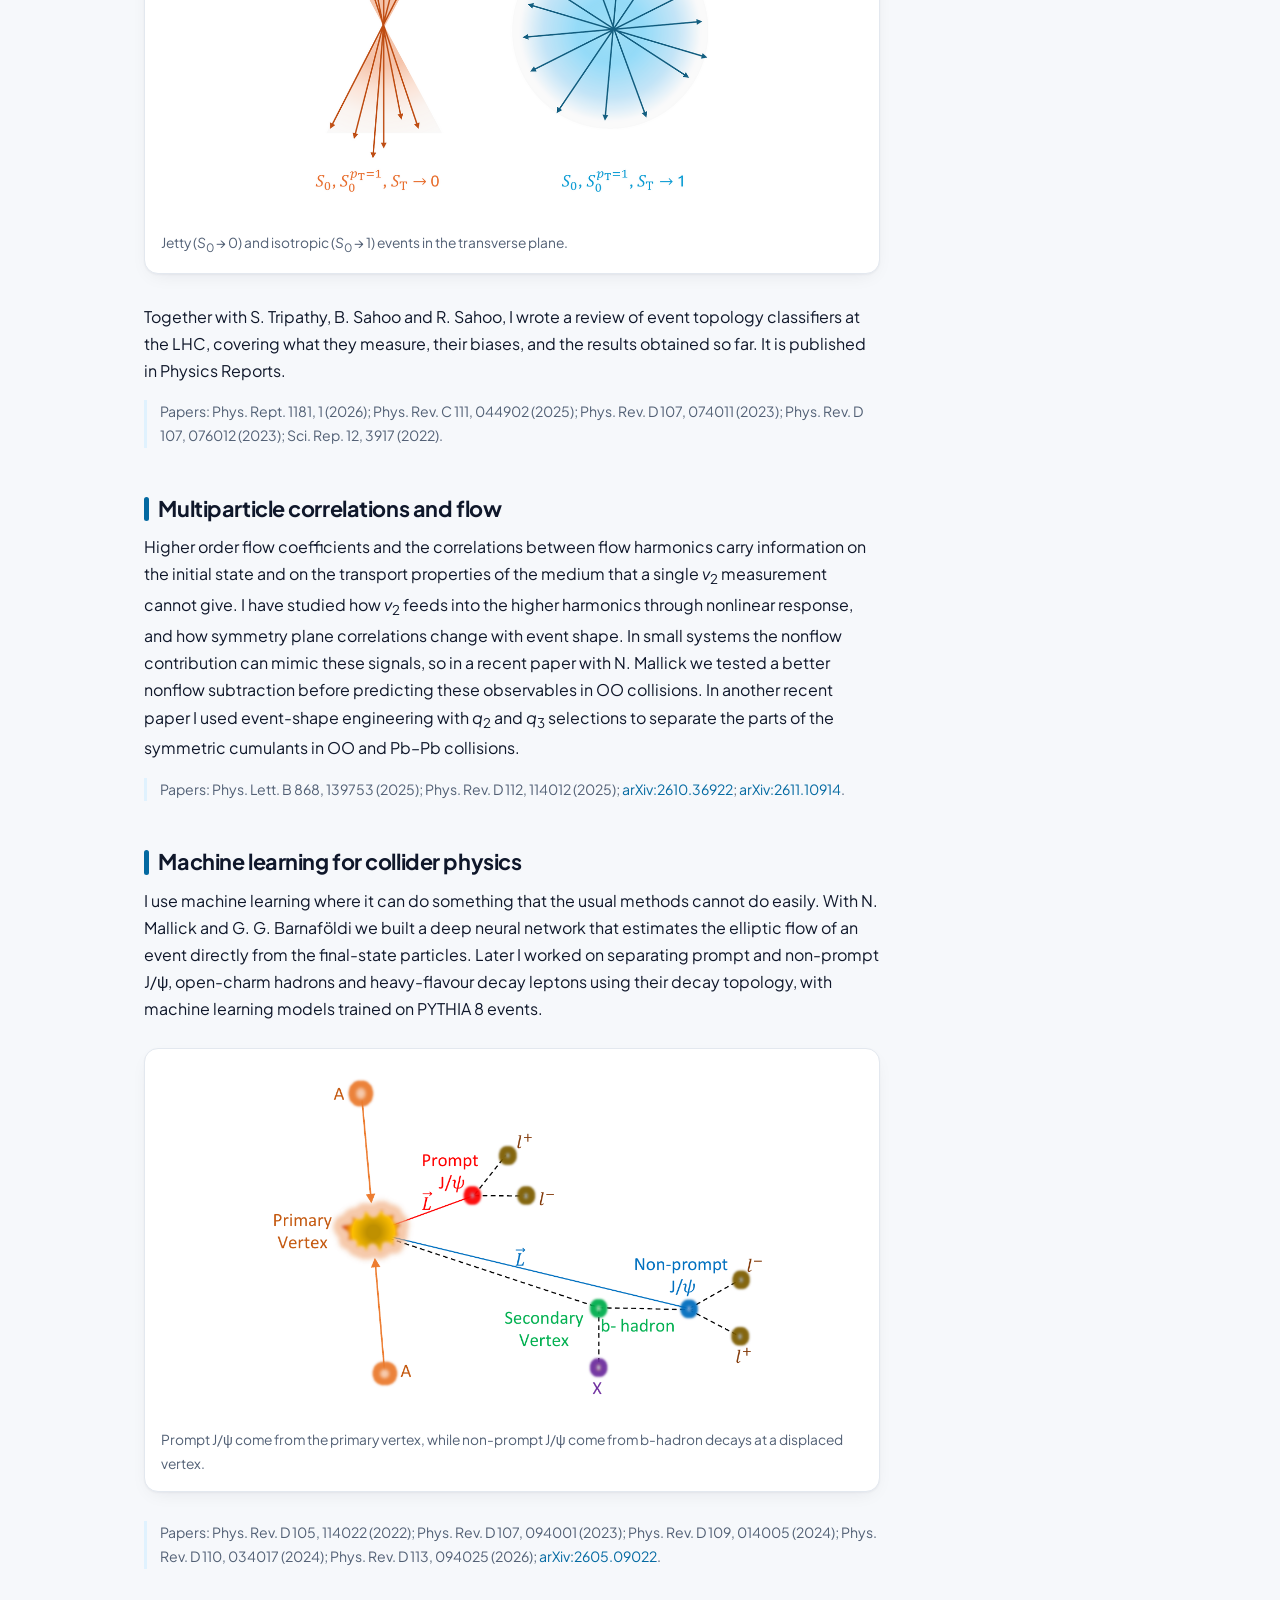
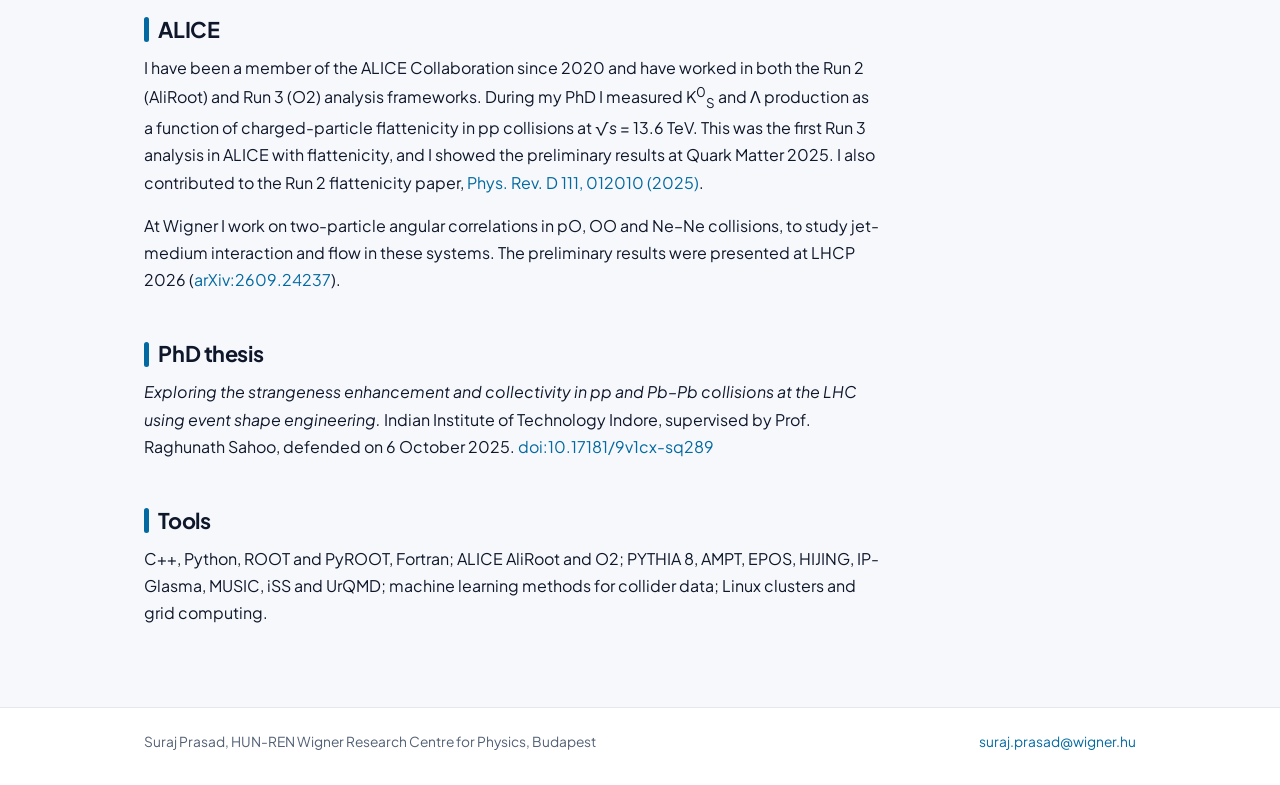
<file: research.html>
<!DOCTYPE html>
<html lang="en">
  <head>
    <meta charset="UTF-8" />
    <meta name="viewport" content="width=device-width, initial-scale=1.0" />
    <title>Research | Suraj Prasad</title>
    <meta name="description" content="Research of Suraj Prasad: nuclear structure in light-ion collisions, event-shape engineering, multiparticle correlations, machine learning and ALICE analysis." />
    <link rel="canonical" href="https://sprasadphy.github.io/homewebpage/research.html" />
    <link rel="icon" type="image/svg+xml" href="favicon.svg" />
    <link rel="manifest" href="site.webmanifest" />
    <meta name="theme-color" content="#1f4e79" />
    <meta property="og:type" content="website" />
    <meta property="og:title" content="Research | Suraj Prasad" />
    <meta property="og:description" content="Research of Suraj Prasad: nuclear structure in light-ion collisions, event-shape engineering, multiparticle correlations, machine learning and ALICE analysis." />
    <meta property="og:url" content="https://sprasadphy.github.io/homewebpage/research.html" />
    <meta property="og:image" content="https://sprasadphy.github.io/homewebpage/assets/photo.jpeg" />
    <meta name="twitter:card" content="summary" />
    <link rel="preconnect" href="https://fonts.googleapis.com" />
    <link rel="preconnect" href="https://fonts.gstatic.com" crossorigin />
    <link href="https://fonts.googleapis.com/css2?family=Plus+Jakarta+Sans:wght@400;500;600;700;800&amp;display=swap" rel="stylesheet" />
    <link rel="stylesheet" href="style.css?v=3" />
  </head>
  <body>
    <a class="skip-link" href="#main">Skip to content</a>
    <header class="site-header">
      <div class="nav-wrap">
        <a class="site-title" href="index.html">Suraj Prasad</a>
        <button class="nav-toggle" type="button" aria-expanded="false" aria-controls="primary-nav">Menu</button>
        <nav id="primary-nav" aria-label="Main">
          <ul class="nav-list">
            <li><a href="index.html">Home</a></li>
            <li><a href="research.html" aria-current="page">Research</a></li>
            <li><a href="publications.html">Publications</a></li>
            <li><a href="talks.html">Talks</a></li>
            <li><a href="cv.html">CV</a></li>
          </ul>
        </nav>
      </div>
    </header>

    <main id="main">
      <h1>Research</h1>
      <p class="lead">
        I study how the matter produced in high-energy hadronic and nuclear collisions behaves when we change the size of the
        collision system, from pp to light ions to Pb–Pb. Below are the topics I work on, with the papers where you can find the details.
      </p>

      <div class="prose">
      <h2 id="light-ions">Nuclear structure in light-ion collisions</h2>
      <p>
        In 2025 the LHC collided oxygen and neon nuclei for the first time. These systems sit between pp and Pb–Pb in size, and
        their nuclei are not simple spheres. <sup>16</sup>O may have four α-clusters arranged in a tetrahedron, and <sup>20</sup>Ne has a
        strongly deformed bowling-pin like shape. Because the final-state anisotropic flow follows the initial geometry, these
        collisions give a way to see nuclear structure at TeV energies.
      </p>
      <p>
        In my work I compare α-clustered and Woods-Saxon density profiles of <sup>16</sup>O using AMPT and IP-Glasma + MUSIC
        hydrodynamics. We found that the anisotropic flow fluctuations, measured with multiparticle cumulants, are sensitive
        to the clustered geometry. More recently I have looked at
        symmetry plane correlations in OO and Ne–Ne, and at how the compactness of the α-clusters can be constrained from data.
      </p>
      <figure>
        <img src="assets/research/alphaoxygen.png" alt="Tetrahedral alpha-cluster arrangement of the oxygen-16 nucleus" loading="lazy" />
        <figcaption>Tetrahedral α-cluster configuration of <sup>16</sup>O used in our model studies. From Phys. Lett. B 860, 139145 (2025).</figcaption>
      </figure>
      <p class="refs">
        Papers: Phys. Lett. B 860, 139145 (2025); Phys. Lett. B 870, 139941 (2025); Phys. Rev. D 108, 054022 (2023);
        Eur. Phys. J. A 61, 134 (2025); <a href="https://arxiv.org/abs/2605.00866">arXiv:2605.00866</a>; <a href="https://arxiv.org/abs/2607.26758">arXiv:2607.26758</a>.
      </p>

      <h2 id="ese">Event-shape engineering</h2>
      <p>
        Selecting events by multiplicity alone mixes very different physics: a high-multiplicity pp event can come from many
        soft parton interactions or from a few hard jets. Event shape observables such as transverse spherocity and charged-particle
        flattenicity help to separate these two cases. A large part of my PhD was on using these classifiers to study strangeness
        enhancement and radial-flow like effects in pp collisions, and the correlation between initial eccentricity and final
        anisotropic flow in heavy-ion collisions.
      </p>
      <figure>
        <img src="assets/research/jetty_isotropic_cartoon.png" alt="Sketch of a jetty event and an isotropic event in the transverse plane" loading="lazy" />
        <figcaption>Jetty (<i>S</i><sub>0</sub> → 0) and isotropic (<i>S</i><sub>0</sub> → 1) events in the transverse plane.</figcaption>
      </figure>
      <p>
        Together with S. Tripathy, B. Sahoo and R. Sahoo, I wrote a review of event topology classifiers at the LHC, covering what
        they measure, their biases, and the results obtained so far. It is published in Physics Reports.
      </p>
      <p class="refs">
        Papers: Phys. Rept. 1181, 1 (2026); Phys. Rev. C 111, 044902 (2025); Phys. Rev. D 107, 074011 (2023);
        Phys. Rev. D 107, 076012 (2023); Sci. Rep. 12, 3917 (2022).
      </p>

      <h2 id="correlations">Multiparticle correlations and flow</h2>
      <p>
        Higher order flow coefficients and the correlations between flow harmonics carry information on the initial state and on
        the transport properties of the medium that a single <i>v</i><sub>2</sub> measurement cannot give. I have studied how
        <i>v</i><sub>2</sub> feeds into the higher harmonics through nonlinear response, and how symmetry plane correlations change
        with event shape. In small systems the nonflow contribution can mimic these signals, so in a recent paper with
        N. Mallick we tested a better nonflow subtraction before predicting these observables in OO collisions. In another recent
        paper I used event-shape engineering with <i>q</i><sub>2</sub> and <i>q</i><sub>3</sub> selections to separate the parts of
        the symmetric cumulants in OO and Pb–Pb collisions.
      </p>
      <p class="refs">
        Papers: Phys. Lett. B 868, 139753 (2025); Phys. Rev. D 112, 114012 (2025); <a href="https://arxiv.org/abs/2610.36922">arXiv:2610.36922</a>; <a href="https://arxiv.org/abs/2611.10914">arXiv:2611.10914</a>.
      </p>

      <h2 id="ml">Machine learning for collider physics</h2>
      <p>
        I use machine learning where it can do something that the usual methods cannot do easily. With N. Mallick and
        G. G. Barnaföldi we built a deep neural network that estimates the elliptic flow of an event directly from the
        final-state particles. Later I worked on separating prompt and non-prompt J/ψ, open-charm hadrons and heavy-flavour
        decay leptons using their decay topology, with machine learning models trained on PYTHIA 8 events.
      </p>
      <figure>
        <img src="assets/research/prompt_nonprompt_decay.png" alt="Decay topology of prompt and non-prompt J/psi" loading="lazy" />
        <figcaption>Prompt J/ψ come from the primary vertex, while non-prompt J/ψ come from b-hadron decays at a displaced vertex.</figcaption>
      </figure>
      <p class="refs">
        Papers: Phys. Rev. D 105, 114022 (2022); Phys. Rev. D 107, 094001 (2023); Phys. Rev. D 109, 014005 (2024);
        Phys. Rev. D 110, 034017 (2024); Phys. Rev. D 113, 094025 (2026); <a href="https://arxiv.org/abs/2605.09022">arXiv:2605.09022</a>.
      </p>

      <h2 id="alice">ALICE</h2>
      <p>
        I have been a member of the ALICE Collaboration since 2020 and have worked in both the Run 2 (AliRoot) and Run 3 (O2)
        analysis frameworks. During my PhD I measured K<sup>0</sup><sub>S</sub> and Λ production as a function of charged-particle
        flattenicity in pp collisions at √<i>s</i> = 13.6 TeV. This was the first Run 3 analysis in ALICE with flattenicity, and
        I showed the preliminary results at Quark Matter 2025. I also contributed to the Run 2 flattenicity paper,
        <a href="https://doi.org/10.1103/PhysRevD.111.012010">Phys. Rev. D 111, 012010 (2025)</a>.
      </p>
      <p>
        At Wigner I work on two-particle angular correlations in pO, OO and Ne–Ne collisions, to study jet-medium interaction
        and flow in these systems. The preliminary results were presented at LHCP 2026 (<a href="https://arxiv.org/abs/2609.24237">arXiv:2609.24237</a>).
      </p>

      <h2 id="thesis">PhD thesis</h2>
      <p>
        <em>Exploring the strangeness enhancement and collectivity in pp and Pb–Pb collisions at the LHC using event shape engineering.</em>
        Indian Institute of Technology Indore, supervised by Prof. Raghunath Sahoo, defended on 6 October 2025.
        <a href="https://doi.org/10.17181/9v1cx-sq289">doi:10.17181/9v1cx-sq289</a>
      </p>

      <h2 id="tools">Tools</h2>
      <p>
        C++, Python, ROOT and PyROOT, Fortran; ALICE AliRoot and O2; PYTHIA 8, AMPT, EPOS, HIJING, IP-Glasma, MUSIC, iSS and UrQMD;
        machine learning methods for collider data; Linux clusters and grid computing.
      </p>
      </div>
    </main>

    <footer class="site-footer">
      <div class="inner">
        <p>Suraj Prasad, HUN-REN Wigner Research Centre for Physics, Budapest</p>
        <p><a href="mailto:suraj.prasad@wigner.hu">suraj.prasad@wigner.hu</a></p>
      </div>
    </footer>

    <script src="scripts/nav.js?v=3"></script>
  </body>
</html>
</file>
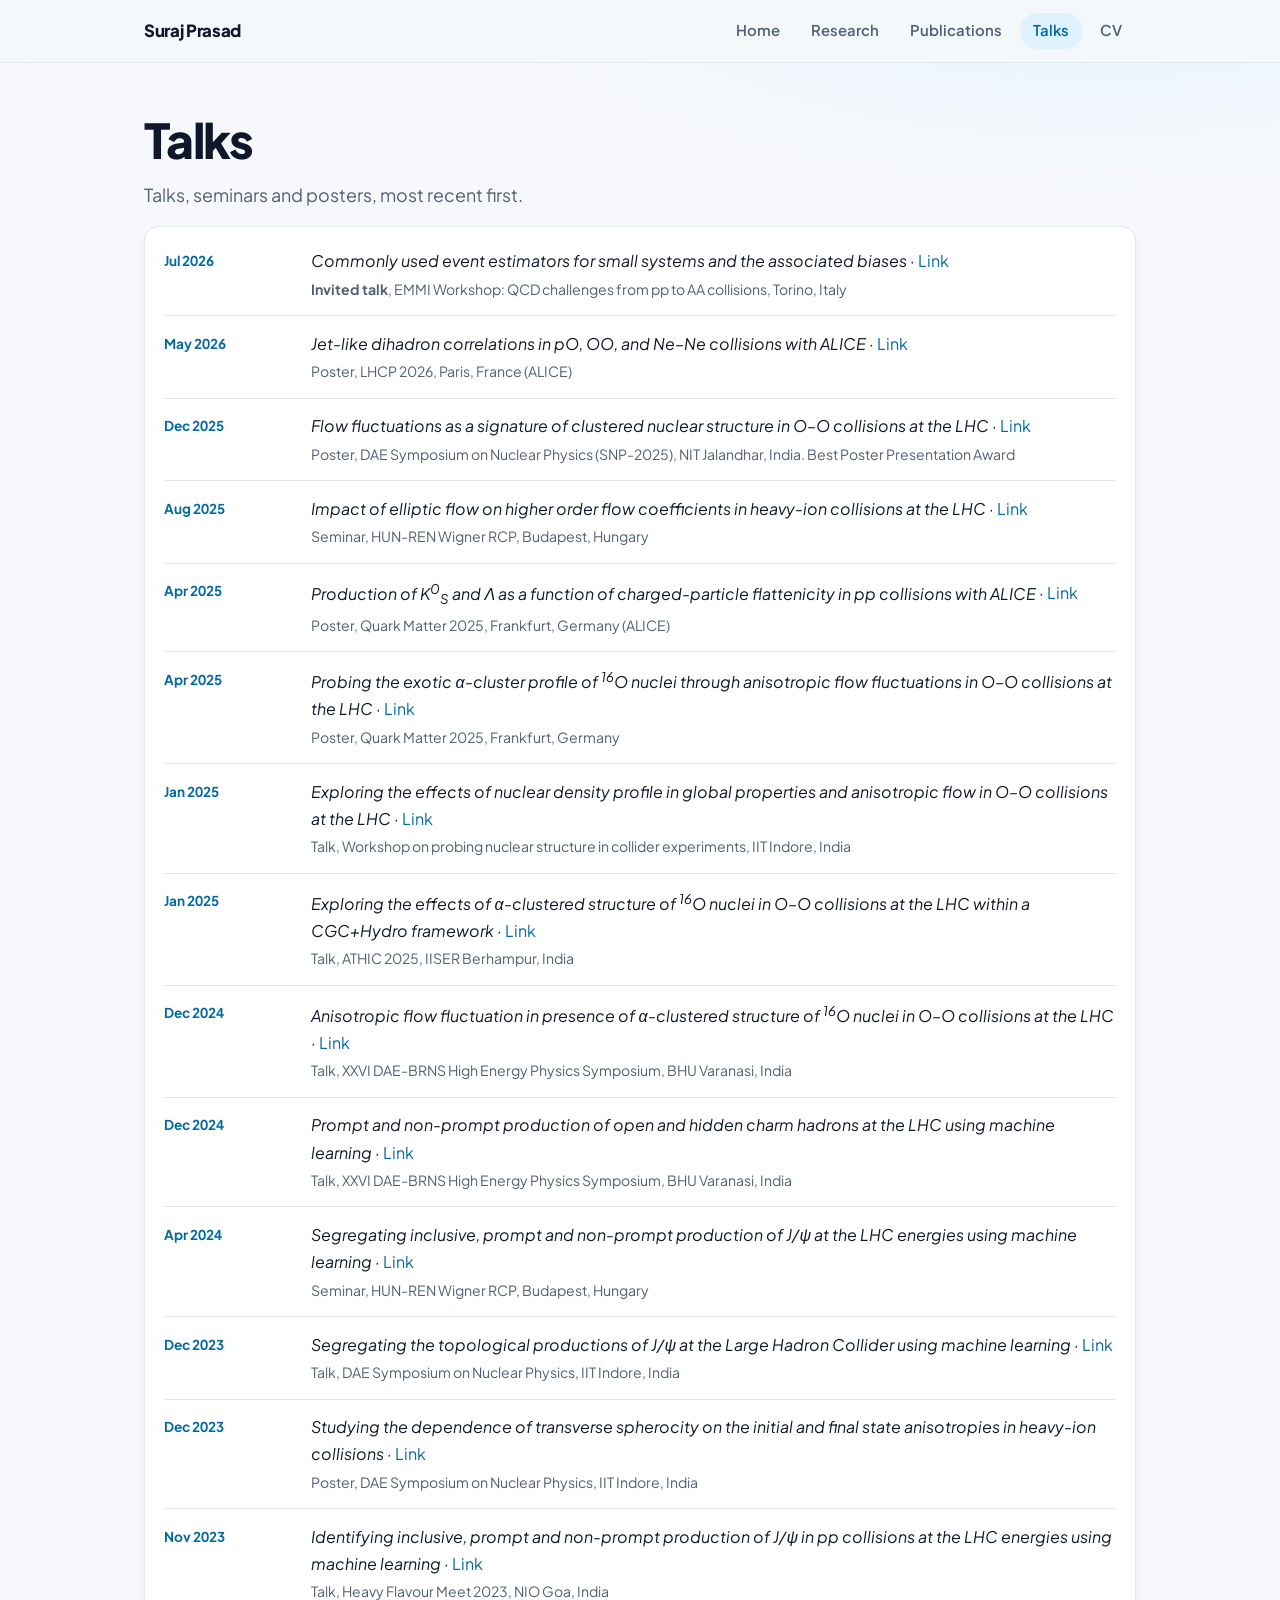
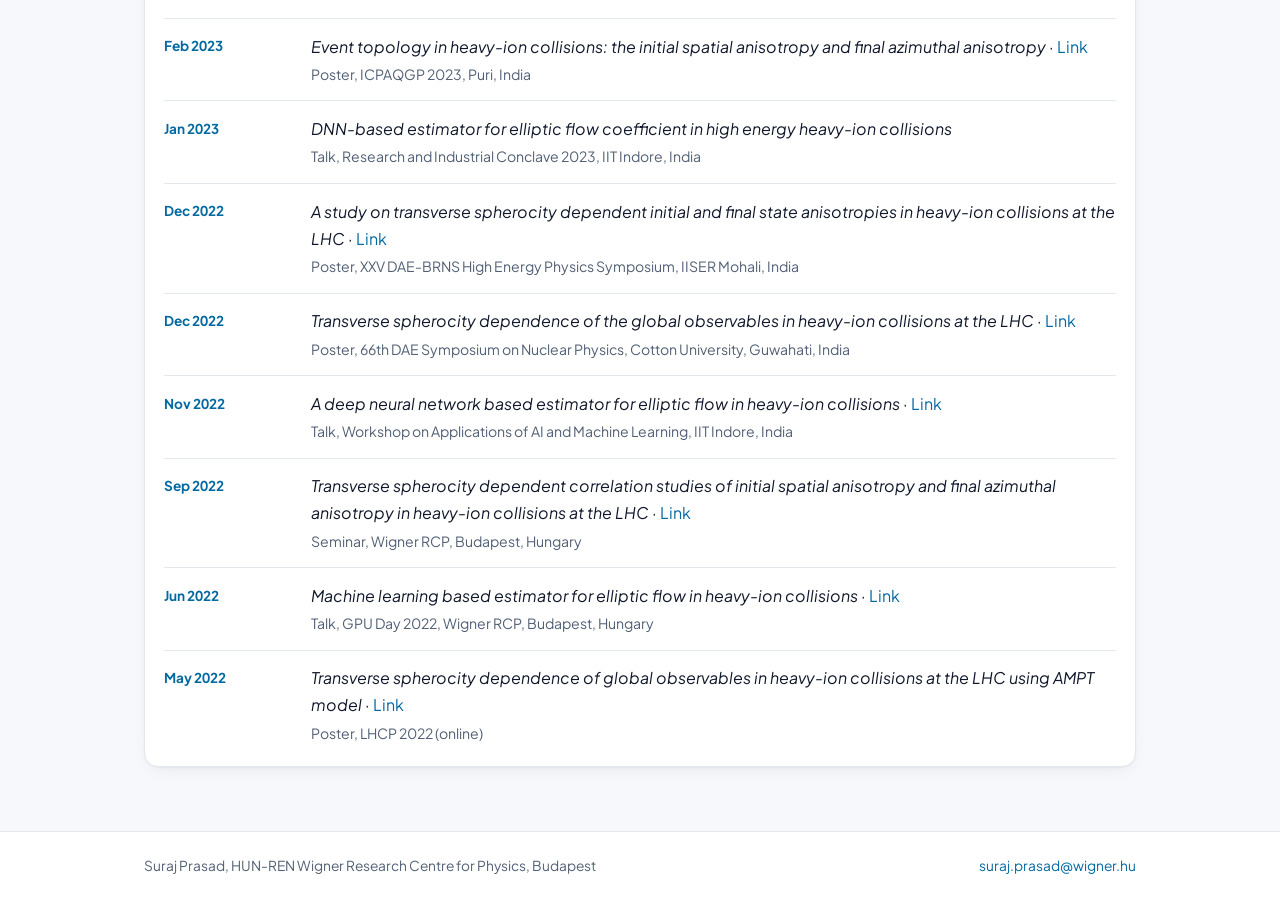
<file: talks.html>
<!DOCTYPE html>
<html lang="en">
  <head>
    <meta charset="UTF-8" />
    <meta name="viewport" content="width=device-width, initial-scale=1.0" />
    <title>Talks | Suraj Prasad</title>
    <meta name="description" content="Conference talks, seminars and posters by Suraj Prasad." />
    <link rel="canonical" href="https://sprasadphy.github.io/homewebpage/talks.html" />
    <link rel="icon" type="image/svg+xml" href="favicon.svg" />
    <link rel="manifest" href="site.webmanifest" />
    <meta name="theme-color" content="#1f4e79" />
    <meta property="og:type" content="website" />
    <meta property="og:title" content="Talks | Suraj Prasad" />
    <meta property="og:description" content="Conference talks, seminars and posters by Suraj Prasad." />
    <meta property="og:url" content="https://sprasadphy.github.io/homewebpage/talks.html" />
    <meta property="og:image" content="https://sprasadphy.github.io/homewebpage/assets/photo.jpeg" />
    <meta name="twitter:card" content="summary" />
    <link rel="preconnect" href="https://fonts.googleapis.com" />
    <link rel="preconnect" href="https://fonts.gstatic.com" crossorigin />
    <link href="https://fonts.googleapis.com/css2?family=Plus+Jakarta+Sans:wght@400;500;600;700;800&amp;display=swap" rel="stylesheet" />
    <link rel="stylesheet" href="style.css?v=3" />
  </head>
  <body>
    <a class="skip-link" href="#main">Skip to content</a>
    <header class="site-header">
      <div class="nav-wrap">
        <a class="site-title" href="index.html">Suraj Prasad</a>
        <button class="nav-toggle" type="button" aria-expanded="false" aria-controls="primary-nav">Menu</button>
        <nav id="primary-nav" aria-label="Main">
          <ul class="nav-list">
            <li><a href="index.html">Home</a></li>
            <li><a href="research.html">Research</a></li>
            <li><a href="publications.html">Publications</a></li>
            <li><a href="talks.html" aria-current="page">Talks</a></li>
            <li><a href="cv.html">CV</a></li>
          </ul>
        </nav>
      </div>
    </header>

    <main id="main">
      <h1>Talks</h1>
      <p class="lead">Talks, seminars and posters, most recent first.</p>
      <ul class="dated">
        <li><span class="when">Jul 2026</span><div class="what"><em>Commonly used event estimators for small systems and the associated biases</em> · <a href="https://indico.cern.ch/event/1657086/contributions/7174629/">Link</a><p class="muted small"><strong>Invited talk</strong>, EMMI Workshop: QCD challenges from pp to AA collisions, Torino, Italy</p></div></li>
        <li><span class="when">May 2026</span><div class="what"><em>Jet-like dihadron correlations in pO, OO, and Ne–Ne collisions with ALICE</em> · <a href="https://indico.cern.ch/event/1537360/contributions/7017276/">Link</a><p class="muted small">Poster, LHCP 2026, Paris, France (ALICE)</p></div></li>
        <li><span class="when">Dec 2025</span><div class="what"><em>Flow fluctuations as a signature of clustered nuclear structure in O–O collisions at the LHC</em> · <a href="https://sympnp.org/proceedings/69/E35.pdf">Link</a><p class="muted small">Poster, DAE Symposium on Nuclear Physics (SNP-2025), NIT Jalandhar, India. Best Poster Presentation Award</p></div></li>
        <li><span class="when">Aug 2025</span><div class="what"><em>Impact of elliptic flow on higher order flow coefficients in heavy-ion collisions at the LHC</em> · <a href="https://indico.wigner.hu/event/1697/">Link</a><p class="muted small">Seminar, HUN-REN Wigner RCP, Budapest, Hungary</p></div></li>
        <li><span class="when">Apr 2025</span><div class="what"><em>Production of K<sup>0</sup><sub>S</sub> and Λ as a function of charged-particle flattenicity in pp collisions with ALICE</em> · <a href="https://indico.cern.ch/event/1334113/contributions/6291974/">Link</a><p class="muted small">Poster, Quark Matter 2025, Frankfurt, Germany (ALICE)</p></div></li>
        <li><span class="when">Apr 2025</span><div class="what"><em>Probing the exotic α-cluster profile of <sup>16</sup>O nuclei through anisotropic flow fluctuations in O–O collisions at the LHC</em> · <a href="https://indico.cern.ch/event/1334113/contributions/6291261/">Link</a><p class="muted small">Poster, Quark Matter 2025, Frankfurt, Germany</p></div></li>
        <li><span class="when">Jan 2025</span><div class="what"><em>Exploring the effects of nuclear density profile in global properties and anisotropic flow in O–O collisions at the LHC</em> · <a href="https://indico.cern.ch/event/1484546/contributions/6331501/">Link</a><p class="muted small">Talk, Workshop on probing nuclear structure in collider experiments, IIT Indore, India</p></div></li>
        <li><span class="when">Jan 2025</span><div class="what"><em>Exploring the effects of α-clustered structure of <sup>16</sup>O nuclei in O–O collisions at the LHC within a CGC+Hydro framework</em> · <a href="https://indico.cern.ch/event/1424442/contributions/6257532/">Link</a><p class="muted small">Talk, ATHIC 2025, IISER Berhampur, India</p></div></li>
        <li><span class="when">Dec 2024</span><div class="what"><em>Anisotropic flow fluctuation in presence of α-clustered structure of <sup>16</sup>O nuclei in O–O collisions at the LHC</em> · <a href="https://indico.cern.ch/event/1426931/contributions/6238372/">Link</a><p class="muted small">Talk, XXVI DAE-BRNS High Energy Physics Symposium, BHU Varanasi, India</p></div></li>
        <li><span class="when">Dec 2024</span><div class="what"><em>Prompt and non-prompt production of open and hidden charm hadrons at the LHC using machine learning</em> · <a href="https://indico.cern.ch/event/1426931/contributions/6237232/">Link</a><p class="muted small">Talk, XXVI DAE-BRNS High Energy Physics Symposium, BHU Varanasi, India</p></div></li>
        <li><span class="when">Apr 2024</span><div class="what"><em>Segregating inclusive, prompt and non-prompt production of J/ψ at the LHC energies using machine learning</em> · <a href="https://indico.wigner.hu/event/1572/">Link</a><p class="muted small">Seminar, HUN-REN Wigner RCP, Budapest, Hungary</p></div></li>
        <li><span class="when">Dec 2023</span><div class="what"><em>Segregating the topological productions of J/ψ at the Large Hadron Collider using machine learning</em> · <a href="http://sympnp.org/proceedings/67/E4">Link</a><p class="muted small">Talk, DAE Symposium on Nuclear Physics, IIT Indore, India</p></div></li>
        <li><span class="when">Dec 2023</span><div class="what"><em>Studying the dependence of transverse spherocity on the initial and final state anisotropies in heavy-ion collisions</em> · <a href="http://sympnp.org/proceedings/67/E76">Link</a><p class="muted small">Poster, DAE Symposium on Nuclear Physics, IIT Indore, India</p></div></li>
        <li><span class="when">Nov 2023</span><div class="what"><em>Identifying inclusive, prompt and non-prompt production of J/ψ in pp collisions at the LHC energies using machine learning</em> · <a href="https://www.iitgoa.ac.in/HeavyFlavourMeet2023/timetable.html">Link</a><p class="muted small">Talk, Heavy Flavour Meet 2023, NIO Goa, India</p></div></li>
        <li><span class="when">Feb 2023</span><div class="what"><em>Event topology in heavy-ion collisions: the initial spatial anisotropy and final azimuthal anisotropy</em> · <a href="https://events.vecc.gov.in/event/19/abstracts/504">Link</a><p class="muted small">Poster, ICPAQGP 2023, Puri, India</p></div></li>
        <li><span class="when">Jan 2023</span><div class="what"><em>DNN-based estimator for elliptic flow coefficient in high energy heavy-ion collisions</em><p class="muted small">Talk, Research and Industrial Conclave 2023, IIT Indore, India</p></div></li>
        <li><span class="when">Dec 2022</span><div class="what"><em>A study on transverse spherocity dependent initial and final state anisotropies in heavy-ion collisions at the LHC</em> · <a href="https://indico.cern.ch/event/1146097/contributions/5127511">Link</a><p class="muted small">Poster, XXV DAE-BRNS High Energy Physics Symposium, IISER Mohali, India</p></div></li>
        <li><span class="when">Dec 2022</span><div class="what"><em>Transverse spherocity dependence of the global observables in heavy-ion collisions at the LHC</em> · <a href="http://sympnp.org/proceedings/66/E54.pdf">Link</a><p class="muted small">Poster, 66th DAE Symposium on Nuclear Physics, Cotton University, Guwahati, India</p></div></li>
        <li><span class="when">Nov 2022</span><div class="what"><em>A deep neural network based estimator for elliptic flow in heavy-ion collisions</em> · <a href="https://indico.cern.ch/event/1215159/contributions/5129549">Link</a><p class="muted small">Talk, Workshop on Applications of AI and Machine Learning, IIT Indore, India</p></div></li>
        <li><span class="when">Sep 2022</span><div class="what"><em>Transverse spherocity dependent correlation studies of initial spatial anisotropy and final azimuthal anisotropy in heavy-ion collisions at the LHC</em> · <a href="https://indico.wigner.hu/event/1415">Link</a><p class="muted small">Seminar, Wigner RCP, Budapest, Hungary</p></div></li>
        <li><span class="when">Jun 2022</span><div class="what"><em>Machine learning based estimator for elliptic flow in heavy-ion collisions</em> · <a href="https://indico.wigner.hu/event/1393/contributions/3162">Link</a><p class="muted small">Talk, GPU Day 2022, Wigner RCP, Budapest, Hungary</p></div></li>
        <li><span class="when">May 2022</span><div class="what"><em>Transverse spherocity dependence of global observables in heavy-ion collisions at the LHC using AMPT model</em> · <a href="https://indico.cern.ch/event/1109611/contributions/4820778">Link</a><p class="muted small">Poster, LHCP 2022 (online)</p></div></li>
      </ul>
    </main>

    <footer class="site-footer">
      <div class="inner">
        <p>Suraj Prasad, HUN-REN Wigner Research Centre for Physics, Budapest</p>
        <p><a href="mailto:suraj.prasad@wigner.hu">suraj.prasad@wigner.hu</a></p>
      </div>
    </footer>

    <script src="scripts/nav.js?v=3"></script>
  </body>
</html>
</file>
<file: style.css>
/* Suraj Prasad, personal academic site */

:root {
  --bg: #f6f8fb;
  --surface: #ffffff;
  --surface-2: #f1f5f9;
  --text: #0f172a;
  --muted: #526075;
  --rule: #e3e8ef;
  --accent: #0369a1;
  --accent-strong: #075985;
  --accent-soft: #e0f2fe;
  --header-bg: rgba(246, 248, 251, 0.82);
  --shadow: 0 1px 2px rgba(15, 23, 42, 0.04), 0 6px 20px -8px rgba(15, 23, 42, 0.1);
  --shadow-hover: 0 2px 4px rgba(15, 23, 42, 0.05), 0 14px 32px -12px rgba(15, 23, 42, 0.18);
  --radius: 14px;
  --font: "Plus Jakarta Sans", -apple-system, "Segoe UI", Roboto, Helvetica, Arial, sans-serif;
  --measure: 46rem;
  --wide: 64rem;
  color-scheme: light;
}

@media (prefers-color-scheme: dark) {
  :root:not([data-theme="light"]) {
    --bg: #0b1017;
    --surface: #121a24;
    --surface-2: #17212d;
    --text: #e6edf5;
    --muted: #96a3b4;
    --rule: #223042;
    --accent: #7cc4ef;
    --accent-strong: #a8d8f5;
    --accent-soft: #10283a;
    --header-bg: rgba(11, 16, 23, 0.8);
    --shadow: 0 1px 2px rgba(0, 0, 0, 0.3), 0 8px 24px -10px rgba(0, 0, 0, 0.5);
    --shadow-hover: 0 2px 4px rgba(0, 0, 0, 0.35), 0 16px 36px -12px rgba(0, 0, 0, 0.6);
    color-scheme: dark;
  }
}

*,
*::before,
*::after {
  box-sizing: border-box;
}

html {
  -webkit-text-size-adjust: 100%;
  scroll-behavior: smooth;
}

body {
  margin: 0;
  background:
    radial-gradient(60rem 28rem at 85% -8rem, var(--accent-soft), transparent 70%),
    var(--bg);
  background-repeat: no-repeat;
  color: var(--text);
  font-family: var(--font);
  font-size: 1rem;
  line-height: 1.7;
}

img {
  max-width: 100%;
  height: auto;
  display: block;
}

a {
  color: var(--accent);
  text-decoration: none;
}

a:hover {
  color: var(--accent-strong);
  text-decoration: underline;
  text-underline-offset: 3px;
}

h1,
h2,
h3 {
  font-weight: 700;
  line-height: 1.2;
  letter-spacing: -0.02em;
  margin: 0 0 0.7rem;
}

h1 {
  font-size: clamp(2.1rem, 5vw, 3rem);
  font-weight: 800;
  letter-spacing: -0.035em;
}

h2 {
  font-size: 1.35rem;
  margin-top: 3rem;
  display: flex;
  align-items: center;
  gap: 0.6rem;
}

h2::before {
  content: "";
  width: 0.3rem;
  height: 1.15em;
  border-radius: 99px;
  background: var(--accent);
  flex: none;
}

h3 {
  font-size: 1.08rem;
  margin-top: 1.6rem;
}

p {
  margin: 0 0 1rem;
}

ul,
ol {
  padding-left: 1.2rem;
}

.skip-link {
  position: absolute;
  left: -999px;
}

.skip-link:focus {
  left: 1rem;
  top: 1rem;
  background: var(--surface);
  padding: 0.4rem 0.7rem;
  border-radius: 8px;
  z-index: 20;
}

/* Header */

.site-header {
  position: sticky;
  top: 0;
  z-index: 10;
  background: var(--header-bg);
  -webkit-backdrop-filter: saturate(160%) blur(12px);
  backdrop-filter: saturate(160%) blur(12px);
  border-bottom: 1px solid var(--rule);
}

.nav-wrap {
  max-width: var(--wide);
  margin: 0 auto;
  padding: 0.8rem 1rem;
  display: flex;
  align-items: center;
  justify-content: space-between;
  gap: 1rem;
  flex-wrap: wrap;
}

.site-title {
  font-size: 1.05rem;
  font-weight: 800;
  letter-spacing: -0.02em;
  color: var(--text);
}

.site-title:hover {
  text-decoration: none;
  color: var(--accent);
}

.nav-toggle {
  display: none;
  font: inherit;
  font-size: 0.9rem;
  font-weight: 600;
  background: var(--surface);
  color: var(--text);
  border: 1px solid var(--rule);
  border-radius: 99px;
  padding: 0.3rem 0.9rem;
  cursor: pointer;
}

.nav-list {
  list-style: none;
  margin: 0;
  padding: 0;
  display: flex;
  gap: 0.25rem;
}

.nav-list a {
  display: block;
  color: var(--muted);
  font-size: 0.93rem;
  font-weight: 600;
  padding: 0.35rem 0.85rem;
  border-radius: 99px;
  transition: background 0.15s, color 0.15s;
}

.nav-list a:hover {
  color: var(--text);
  background: var(--surface-2);
  text-decoration: none;
}

.nav-list a[aria-current="page"] {
  color: var(--accent);
  background: var(--accent-soft);
}

@media (max-width: 680px) {
  .nav-toggle {
    display: inline-block;
  }

  #primary-nav {
    display: none;
    width: 100%;
  }

  #primary-nav.open {
    display: block;
  }

  .nav-list {
    flex-direction: column;
    gap: 0.15rem;
    padding: 0.4rem 0 0.2rem;
  }
}

/* Layout */

main {
  max-width: var(--wide);
  margin: 0 auto;
  padding: 3rem 1rem 4rem;
}

.prose {
  max-width: var(--measure);
}

.lead {
  font-size: 1.12rem;
  color: var(--muted);
  max-width: var(--measure);
}

.muted {
  color: var(--muted);
}

.small {
  font-size: 0.88rem;
}

.card {
  background: var(--surface);
  border: 1px solid var(--rule);
  border-radius: var(--radius);
  box-shadow: var(--shadow);
}

/* Home intro */

.intro {
  display: grid;
  grid-template-columns: minmax(0, 1fr) 17rem;
  gap: 3rem;
  align-items: start;
}

.eyebrow {
  display: inline-block;
  font-size: 0.8rem;
  font-weight: 700;
  letter-spacing: 0.08em;
  text-transform: uppercase;
  color: var(--accent);
  margin-bottom: 0.6rem;
}

.intro .role {
  font-size: 1.1rem;
  color: var(--muted);
  margin-bottom: 1.6rem;
}

.intro-photo {
  background: var(--surface);
  border: 1px solid var(--rule);
  border-radius: 18px;
  box-shadow: var(--shadow);
  padding: 0.75rem;
}

.intro-photo img {
  width: 100%;
  aspect-ratio: 1 / 1;
  object-fit: cover;
  border-radius: 12px;
}

.profile-links {
  list-style: none;
  padding: 0;
  margin: 0.8rem 0 0.1rem;
  display: flex;
  flex-wrap: wrap;
  gap: 0.4rem;
}

.profile-links a {
  display: inline-block;
  font-size: 0.82rem;
  font-weight: 600;
  padding: 0.3rem 0.7rem;
  border-radius: 99px;
  background: var(--surface-2);
  color: var(--text);
  border: 1px solid var(--rule);
  transition: border-color 0.15s, color 0.15s;
}

.profile-links a:hover {
  text-decoration: none;
  color: var(--accent);
  border-color: var(--accent);
}

.profile-links li:first-child {
  width: 100%;
}

.profile-links li:first-child a {
  display: block;
  text-align: center;
  background: var(--accent);
  border-color: var(--accent);
  color: #fff;
}

.profile-links li:first-child a:hover {
  background: var(--accent-strong);
  color: #fff;
}

@media (prefers-color-scheme: dark) {
  :root:not([data-theme="light"]) .profile-links li:first-child a {
    color: #08131d;
  }
}

.stats {
  display: grid;
  grid-template-columns: repeat(4, minmax(0, 1fr));
  gap: 0.8rem;
  margin: 2.2rem 0 0;
  padding: 0;
  list-style: none;
}

.stats li {
  background: var(--surface);
  border: 1px solid var(--rule);
  border-radius: var(--radius);
  box-shadow: var(--shadow);
  padding: 0.9rem 1rem;
}

.stats strong {
  display: block;
  font-size: 1.55rem;
  font-weight: 800;
  letter-spacing: -0.03em;
  line-height: 1.2;
}

.stats span {
  font-size: 0.85rem;
  color: var(--muted);
}

@media (max-width: 820px) {
  .intro {
    grid-template-columns: 1fr;
    gap: 1.5rem;
  }

  .intro-photo {
    max-width: 17rem;
    order: -1;
  }

  .stats {
    grid-template-columns: repeat(2, minmax(0, 1fr));
  }
}

/* Lists of dated entries (news, talks, CV) */

.dated {
  list-style: none;
  padding: 0.4rem 1.2rem;
  margin: 0;
  background: var(--surface);
  border: 1px solid var(--rule);
  border-radius: var(--radius);
  box-shadow: var(--shadow);
}

.dated li {
  display: grid;
  grid-template-columns: 8rem minmax(0, 1fr);
  gap: 1.2rem;
  padding: 0.85rem 0;
  border-bottom: 1px solid var(--rule);
}

.dated li:last-child {
  border-bottom: 0;
}

.dated .when {
  color: var(--accent);
  font-size: 0.85rem;
  font-weight: 700;
  font-variant-numeric: tabular-nums;
  padding-top: 0.12rem;
}

.dated .what p {
  margin: 0.2rem 0 0;
}

@media (max-width: 560px) {
  .dated {
    padding: 0.3rem 1rem;
  }

  .dated li {
    grid-template-columns: 1fr;
    gap: 0.15rem;
  }
}

/* Publications */

.pubs {
  list-style: none;
  padding: 0;
  margin: 0;
  display: grid;
  gap: 0.75rem;
}

.pubs li {
  background: var(--surface);
  border: 1px solid var(--rule);
  border-radius: var(--radius);
  box-shadow: var(--shadow);
  padding: 1rem 1.2rem;
  transition: box-shadow 0.2s, transform 0.2s, border-color 0.2s;
}

.pubs li:hover {
  box-shadow: var(--shadow-hover);
  transform: translateY(-1px);
  border-color: color-mix(in srgb, var(--accent) 35%, var(--rule));
}

.pub-title {
  font-weight: 700;
  line-height: 1.45;
}

.pub-authors,
.pub-venue {
  display: block;
  font-size: 0.9rem;
  color: var(--muted);
  margin-top: 0.25rem;
}

.pub-authors strong {
  color: var(--text);
  font-weight: 700;
}

.pub-venue a,
.pub-links a {
  font-weight: 600;
}

.pub-links a {
  margin-right: 0.8rem;
}

.tag {
  display: inline-block;
  font-size: 0.72rem;
  font-weight: 700;
  letter-spacing: 0.03em;
  text-transform: uppercase;
  background: var(--accent-soft);
  color: var(--accent);
  border-radius: 99px;
  padding: 0.05rem 0.55rem;
  margin-left: 0.4rem;
  vertical-align: 2px;
}

.pub-controls {
  display: flex;
  flex-wrap: wrap;
  gap: 0.5rem 1.2rem;
  align-items: center;
  margin: 1.5rem 0 0;
  font-size: 0.92rem;
}

.pub-controls label {
  display: inline-flex;
  align-items: center;
  gap: 0.45rem;
  cursor: pointer;
  font-weight: 600;
  background: var(--surface);
  border: 1px solid var(--rule);
  border-radius: 99px;
  padding: 0.35rem 0.9rem;
}

.pub-controls input {
  accent-color: var(--accent);
}

.more-link {
  display: inline-block;
  margin-top: 1rem;
  font-weight: 700;
}

/* Metrics table */

.table-scroll {
  overflow-x: auto;
  background: var(--surface);
  border: 1px solid var(--rule);
  border-radius: var(--radius);
  box-shadow: var(--shadow);
}

.metrics {
  border-collapse: collapse;
  width: 100%;
  font-size: 0.93rem;
  font-variant-numeric: tabular-nums;
}

.metrics th,
.metrics td {
  text-align: left;
  padding: 0.7rem 1rem;
  border-bottom: 1px solid var(--rule);
  white-space: nowrap;
}

.metrics tbody tr:last-child td {
  border-bottom: 0;
}

.metrics th {
  font-weight: 700;
  font-size: 0.8rem;
  color: var(--muted);
  background: var(--surface-2);
}

.metrics td:not(:first-child),
.metrics th:not(:first-child) {
  text-align: right;
}

.metrics td:first-child {
  font-weight: 600;
}

/* Research figures */

figure {
  margin: 1.6rem 0 1.8rem;
  background: var(--surface);
  border: 1px solid var(--rule);
  border-radius: var(--radius);
  box-shadow: var(--shadow);
  padding: 1rem;
}

figure img {
  margin: 0 auto;
  max-height: 22rem;
  width: auto;
  background: #fff;
  border-radius: 8px;
}

figcaption {
  font-size: 0.86rem;
  color: var(--muted);
  margin-top: 0.7rem;
}

.refs {
  font-size: 0.88rem;
  color: var(--muted);
  border-left: 3px solid var(--accent-soft);
  padding-left: 0.8rem;
}

/* CV */

.cv-head {
  display: flex;
  justify-content: space-between;
  align-items: center;
  gap: 1rem;
  flex-wrap: wrap;
}

.print-btn {
  font: inherit;
  font-size: 0.9rem;
  font-weight: 700;
  background: var(--accent);
  color: #fff;
  border: 0;
  border-radius: 99px;
  padding: 0.5rem 1.1rem;
  cursor: pointer;
  transition: background 0.15s;
}

.print-btn:hover {
  background: var(--accent-strong);
}

/* Footer */

.site-footer {
  border-top: 1px solid var(--rule);
  color: var(--muted);
  font-size: 0.86rem;
  background: var(--surface);
}

.site-footer .inner {
  max-width: var(--wide);
  margin: 0 auto;
  padding: 1.4rem 1rem 2rem;
  display: flex;
  justify-content: space-between;
  flex-wrap: wrap;
  gap: 0.5rem;
}

.site-footer p {
  margin: 0;
}

@media (prefers-reduced-motion: reduce) {
  * {
    transition: none !important;
    scroll-behavior: auto !important;
  }
}

@media print {
  .site-header,
  .site-footer,
  .print-btn,
  .no-print {
    display: none !important;
  }

  body {
    background: #fff;
    color: #000;
    font-size: 10.5pt;
  }

  main {
    padding: 0;
    max-width: none;
  }

  a {
    color: #000;
  }

  .dated,
  .pubs li,
  figure,
  .table-scroll,
  .stats li {
    box-shadow: none;
    border: 0;
    padding-left: 0;
    padding-right: 0;
  }

  h2 {
    margin-top: 1.2rem;
    break-after: avoid;
  }

  .dated li {
    break-inside: avoid;
  }
}
</file>
